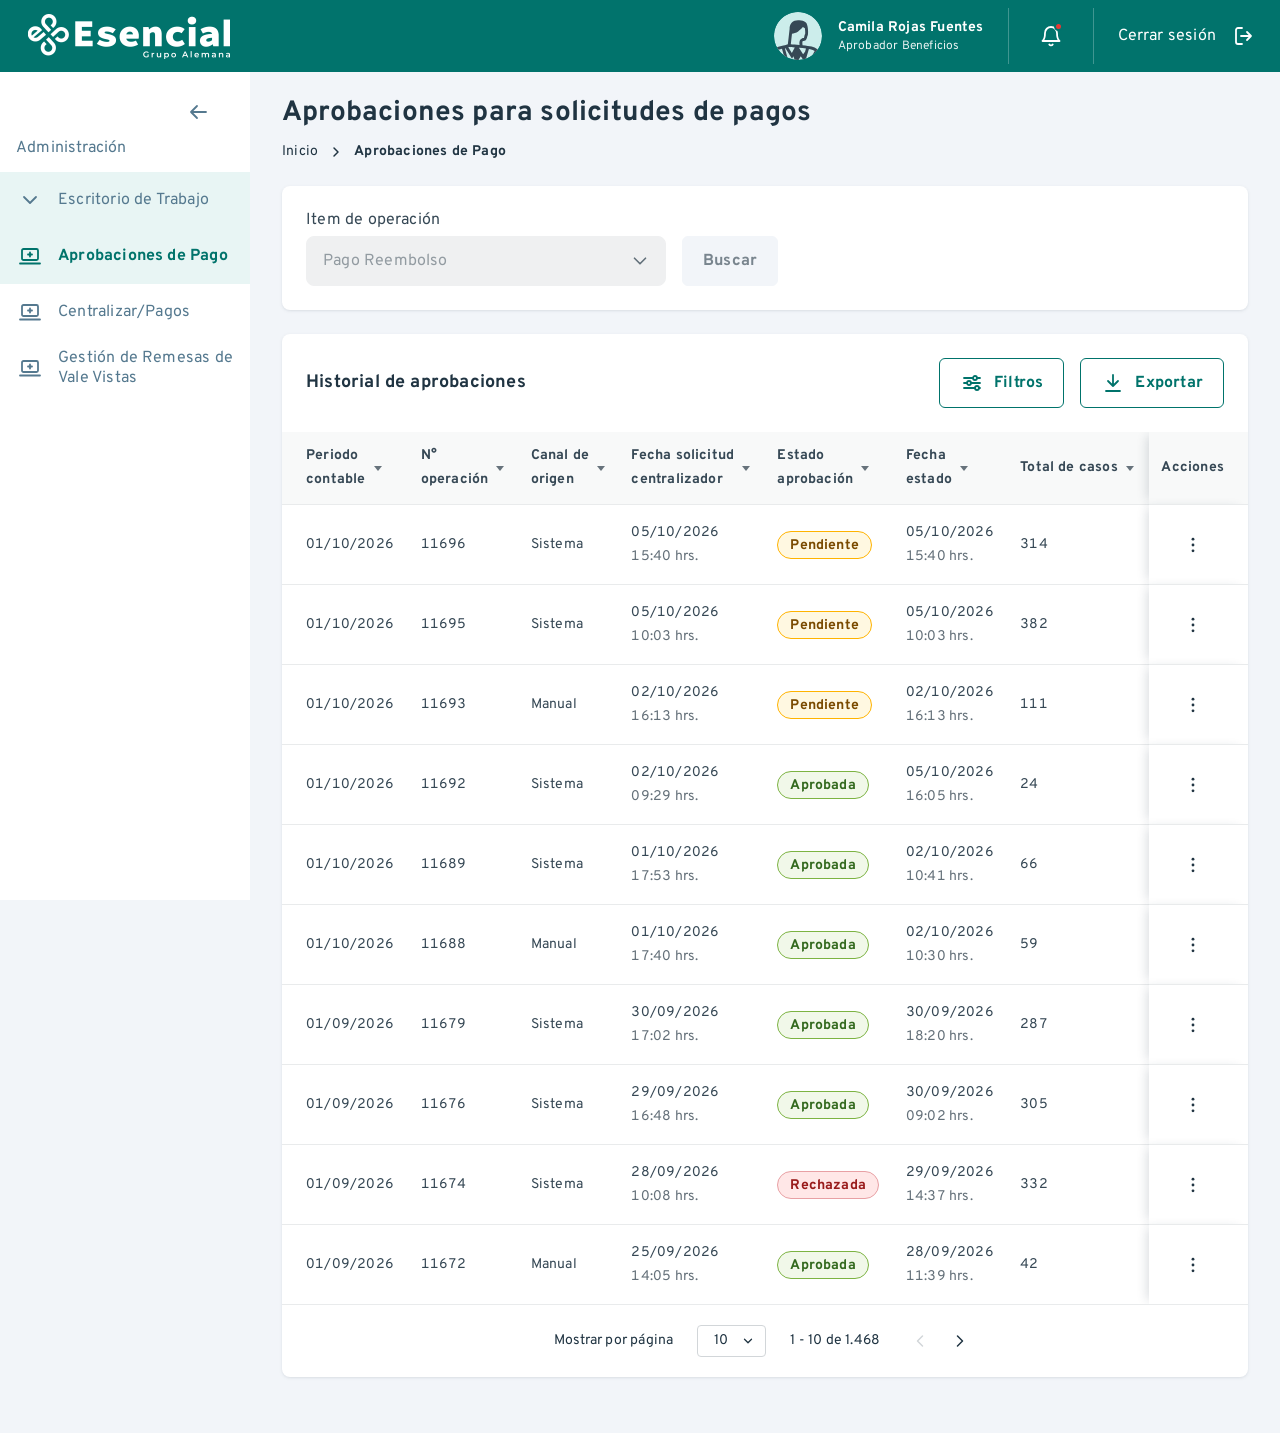
<file: index.html>
<!doctype html>
<meta charset="utf-8">
<title>Aprobaciones de Pago</title>
<script>location.replace("happy-path-aprobaciones.html" + location.hash);</script>
<meta http-equiv="refresh" content="0; url=happy-path-aprobaciones.html">
<link rel="canonical" href="happy-path-aprobaciones.html">
<p>Redirigiendo al <a href="happy-path-aprobaciones.html">prototipo de Aprobaciones de Pago</a>…</p>
</file>
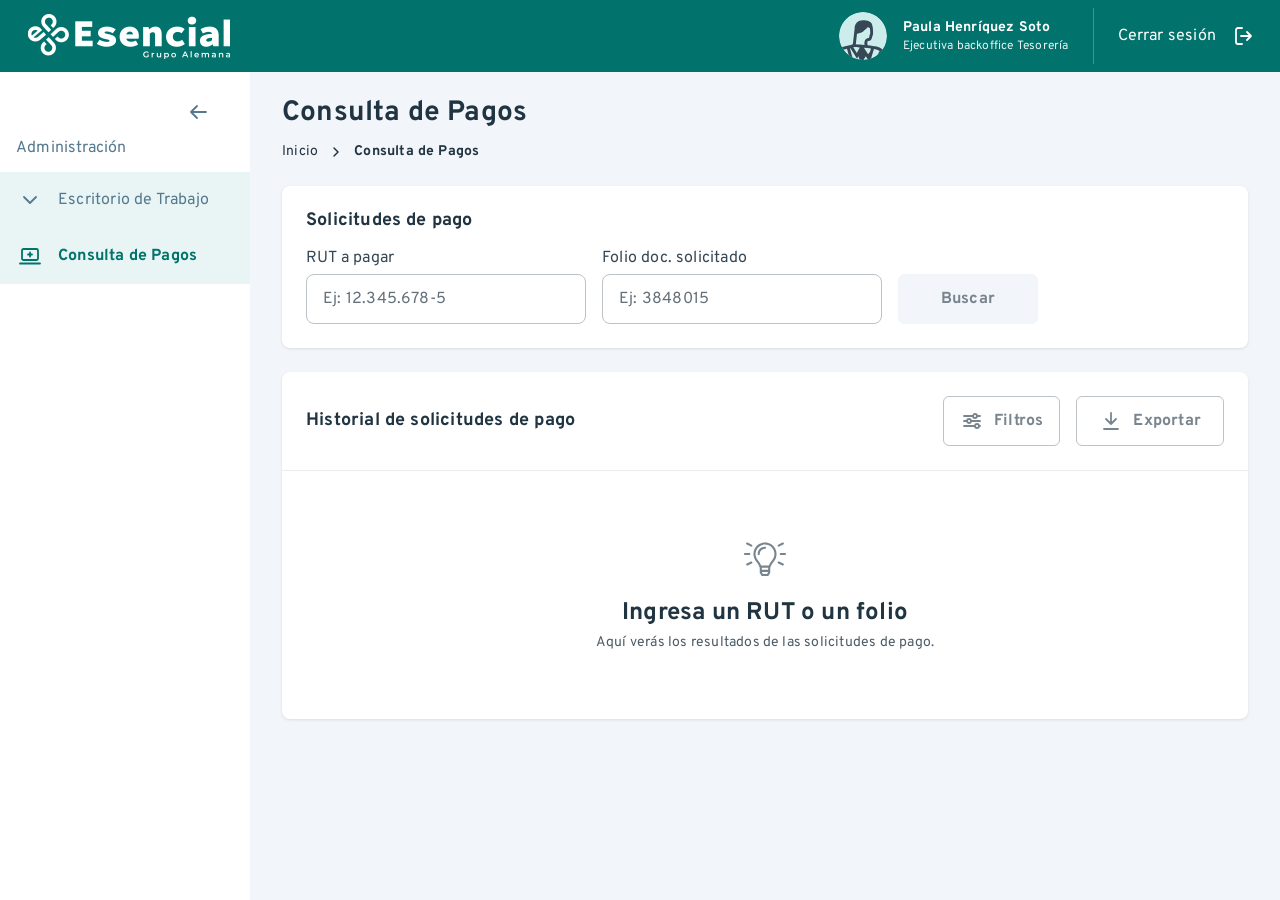
<file: consulta-pagos/index.html>
<!doctype html>
<html lang="es">
<head>
<meta charset="utf-8">
<title>Consulta de Pagos</title>
<meta name="viewport" content="width=device-width, initial-scale=1">
<link rel="preconnect" href="https://fonts.googleapis.com">
<link rel="preconnect" href="https://fonts.gstatic.com" crossorigin>
<link href="https://fonts.googleapis.com/css2?family=Overpass:wght@400;500;700&display=swap" rel="stylesheet">
<link rel="stylesheet" href="recursos/estilos.css">
</head>
<body>
<header class="cabecera">
  <button class="hamb" id="btn-hamb" type="button" aria-label="Abrir menú" aria-controls="lateral" aria-expanded="false"></button>
  <span class="logo"><img src="recursos/logo-esencial.png" alt="Esencial" width="202" height="45"></span>
  <div class="cab-der">
    <div class="usuario">
      <span class="avatar" aria-hidden="true"><svg viewBox="0 0 48 48" width="48" height="48"><path d="M48 23.9854C48 29.0165 46.4497 33.6673 43.8172 37.5283C42.3254 39.7221 40.4826 41.6527 38.3766 43.2322H38.3473C36.4168 44.6654 34.2815 45.8355 32 46.6252C30.9177 47.0055 29.8062 47.3272 28.6654 47.532C27.4369 47.7952 26.1499 47.9415 24.8629 47.9707C24.5704 48 24.3071 48 24.0146 48C22.6984 48 21.4113 47.883 20.1536 47.7075C17.7843 47.298 15.532 46.5667 13.426 45.543C12.1389 44.8995 10.9104 44.1682 9.76965 43.3199C7.69287 41.7989 5.90859 39.9561 4.41682 37.8501H4.38757C3.83181 37.0311 3.3053 36.1828 2.80804 35.2761C1.02377 31.9123 0 28.0804 0 23.9854C0 10.7349 10.7642 0 24.0146 0C37.2651 0 48 10.7349 48 23.9854Z" fill="#CCEDEB"/><path d="M37.6751 34.5154C35.6569 34.1059 32.1761 33.6671 28.549 33.2576C28.549 33.0529 28.5197 32.8774 28.4905 32.6726C28.2565 30.3911 28.2857 29.3966 29.0755 29.1041C29.1925 29.0748 29.4265 29.0163 29.6605 28.9871C30.304 28.8701 31.1815 28.7238 31.8543 28.0511C32.6441 27.2613 32.9073 26.0913 33.1413 25.0675C33.2291 24.658 33.3168 24.2485 33.4338 23.956C33.5801 23.8097 33.6971 23.5757 33.8141 23.3125C34.4283 21.6745 34.2236 12.6946 31.8835 10.6178C30.0408 8.95051 27.5837 8.541 25.4484 8.3655C22.1431 8.07299 19.5984 8.80426 17.8726 10.53C15.3863 13.0163 15.6203 16.5556 15.6495 16.5849L13.836 32.3509L10.9402 33.1991L10.9695 33.3161C9.00969 33.6086 6.1724 34.1352 2.80859 35.2759C3.30585 36.1827 3.83236 37.0309 4.38812 37.85H4.41737C5.73364 37.4405 6.90366 37.1187 7.98592 36.8554L9.7702 43.3198C10.911 44.1681 12.1395 44.8993 13.4265 45.5428L10.8817 36.2997C11.0572 36.2704 11.262 36.2412 11.4375 36.2119L18.0188 46.7421L19.3936 44.1973L20.3589 47.0054L20.1541 47.7074C21.4119 47.8829 22.6989 47.9999 24.0152 47.9999C24.3077 47.9999 24.5709 47.9999 24.8634 47.9706L24.7464 47.5319L26.794 44.1681L28.7537 47.2101L28.666 47.5319C29.8068 47.3271 30.9183 47.0054 32.0005 46.6251L34.9256 37.0017C35.7446 37.1479 36.4759 37.265 37.0609 37.382C38.1139 37.616 39.3717 38.201 40.6879 38.9907L38.3771 43.232C40.4832 41.6525 42.326 39.722 43.8177 37.5282C41.6532 36.0364 39.5179 34.9249 37.6751 34.5154ZM17.8433 40.9213L14.2748 35.2759L15.3278 34.9542C16.0298 35.0127 18.1066 35.1882 20.7684 35.4222L17.8433 40.9213ZM16.7903 32.1461L17.9896 21.6452C19.4521 21.499 22.1139 21.0309 24.1614 19.4807C27.0865 17.2576 28.8708 15.0346 28.8708 15.0346L30.889 16.2631C31.2108 18.4277 31.3278 20.9139 31.1523 21.9962L30.9475 22.3472C30.6258 22.9615 30.4503 23.6927 30.304 24.3948C30.187 24.9213 29.9823 25.7988 29.836 25.945C29.719 26.0035 29.3973 26.062 29.1633 26.0913C28.8123 26.1498 28.4027 26.2375 27.9932 26.3838C25.0389 27.5246 25.3607 30.8006 25.5947 32.9651C21.9969 32.5849 18.6623 32.2924 16.7903 32.1461ZM31.0353 39.6927L29.1048 42.3253L24.9219 35.8317C27.3205 36.0657 29.8068 36.3289 32.0005 36.5922L31.0353 39.6927Z" fill="#364855"/></svg></span>
      <span class="usuario-t"><b>Paula Henríquez Soto</b><small>Ejecutiva backoffice Tesorería</small></span>
    </div>
    <span class="cab-sep"></span>
    <button class="salir" id="btn-salir" type="button"><span>Cerrar sesión</span></button>
  </div>
</header>

<div class="shell" id="shell">
  <nav class="lateral" id="lateral" aria-label="Menú principal">
    <div class="lat-top">
      <button class="lat-volver" id="btn-lat" type="button" aria-label="Contraer menú"></button>
      <span class="lat-titulo">Administración</span>
    </div>
    <span class="lat-item" id="lat-escritorio"></span>
    <a class="lat-item activo" id="lat-consulta" href="#" aria-current="page"></a>
  </nav>
  <div class="lat-scrim" id="lat-scrim"></div>

  <main>
    <header class="cab-pag">
      <h1>Consulta de Pagos</h1>
      <nav class="migas" aria-label="Migas de pan" id="migas"></nav>
    </header>

    <section class="card card-buscar" aria-labelledby="t-buscar">
      <h2 id="t-buscar">Solicitudes de pago</h2>
      <form class="grid-buscar" id="f-buscar" novalidate>
        <div class="campo">
          <label for="rut">RUT a pagar</label>
          <input class="input" id="rut" autocomplete="off" maxlength="12" placeholder="Ej: 12.345.678-5" aria-describedby="rut-err">
          <p class="campo-err" id="rut-err" aria-live="polite"></p>
        </div>
        <div class="campo">
          <label for="folio">Folio doc. solicitado</label>
          <input class="input" id="folio" inputmode="numeric" autocomplete="off" maxlength="10" placeholder="Ej: 3848015">
        </div>
        <div class="acc">
          <button class="btn btn-pri btn-140" id="buscar" type="submit" disabled>Buscar</button>
        </div>
      </form>
    </section>

    <section class="card" id="res" aria-labelledby="t-res"></section>
    <p class="sr" id="vivo" aria-live="polite"></p>
  </main>
</div>

<div class="capa" id="capa" hidden></div>
<div class="toasts" id="toasts" aria-live="polite"></div>

<script>window.CASO = "principal";</script>
<script src="recursos/datos.js"></script>
<script src="recursos/app.js"></script>
</body>
</html>
</file>
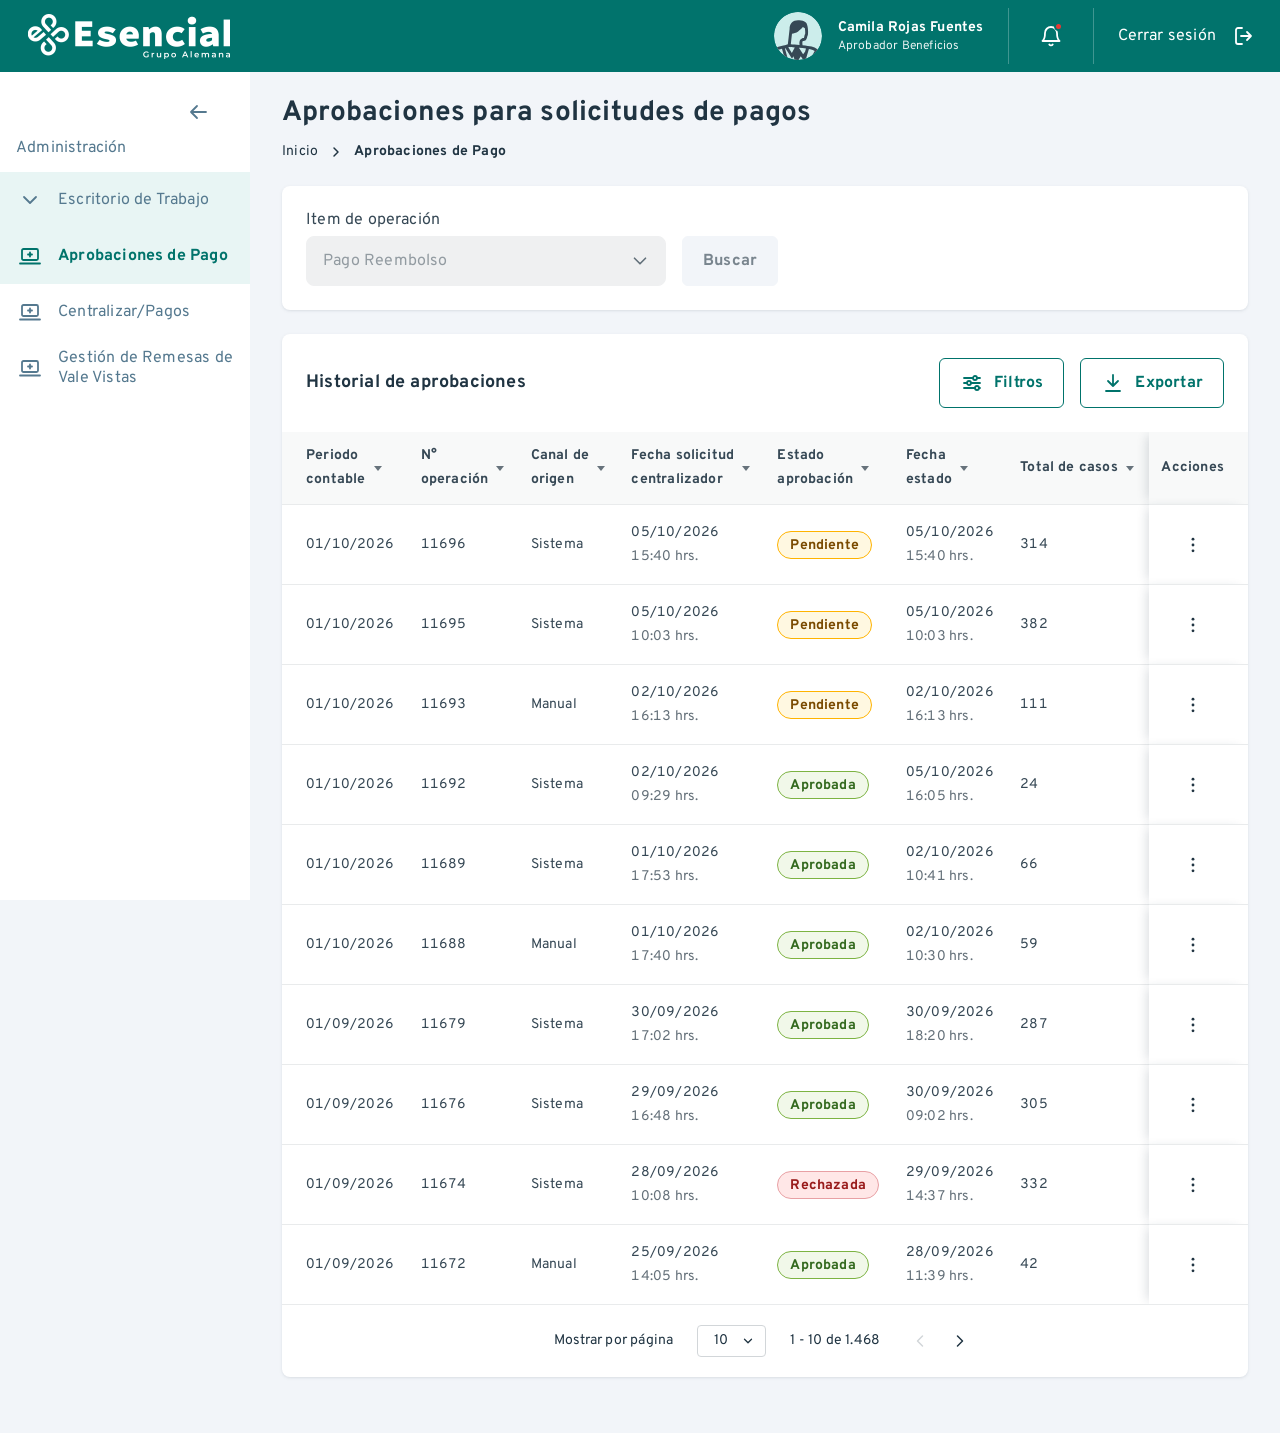
<file: error-aprobar.html>
<!doctype html>
<html lang="es">
<head>
<meta charset="utf-8">
<title>Aprobaciones de Pago · Error al aprobar o revocar</title>
<meta name="viewport" content="width=device-width, initial-scale=1">
<link rel="preconnect" href="https://fonts.googleapis.com">
<link rel="preconnect" href="https://fonts.gstatic.com" crossorigin>
<link href="https://fonts.googleapis.com/css2?family=Overpass:wght@400;500;600;700;800&display=swap" rel="stylesheet">
<link rel="stylesheet" href="recursos/estilos.css">
</head>
<body>
<header class="cabecera">
  <button class="hamb" id="btn-hamb" type="button" aria-label="Abrir menú" aria-controls="lateral" aria-expanded="false"></button>
  <a class="logo" href="#/" id="logo" aria-label="Esencial · Inicio">
    <!-- Logotipo exportado del header de Figma (PNG 2x) -->
    <img src="recursos/logo-esencial.png" alt="" width="202" height="45">
  </a>
  <div class="cab-der">
    <div class="usuario">
      <span class="avatar" aria-hidden="true"><svg viewBox="0 0 48 48" width="48" height="48"><path d="M48 23.9854C48 29.0165 46.4497 33.6673 43.8172 37.5283C42.3254 39.7221 40.4826 41.6527 38.3766 43.2322H38.3473C36.4168 44.6654 34.2815 45.8355 32 46.6252C30.9177 47.0055 29.8062 47.3272 28.6654 47.532C27.4369 47.7952 26.1499 47.9415 24.8629 47.9707C24.5704 48 24.3071 48 24.0146 48C22.6984 48 21.4113 47.883 20.1536 47.7075C17.7843 47.298 15.532 46.5667 13.426 45.543C12.1389 44.8995 10.9104 44.1682 9.76965 43.3199C7.69287 41.7989 5.90859 39.9561 4.41682 37.8501H4.38757C3.83181 37.0311 3.3053 36.1828 2.80804 35.2761C1.02377 31.9123 0 28.0804 0 23.9854C0 10.7349 10.7642 0 24.0146 0C37.2651 0 48 10.7349 48 23.9854Z" fill="#CCEDEB"/><path d="M37.6751 34.5154C35.6569 34.1059 32.1761 33.6671 28.549 33.2576C28.549 33.0529 28.5197 32.8774 28.4905 32.6726C28.2565 30.3911 28.2857 29.3966 29.0755 29.1041C29.1925 29.0748 29.4265 29.0163 29.6605 28.9871C30.304 28.8701 31.1815 28.7238 31.8543 28.0511C32.6441 27.2613 32.9073 26.0913 33.1413 25.0675C33.2291 24.658 33.3168 24.2485 33.4338 23.956C33.5801 23.8097 33.6971 23.5757 33.8141 23.3125C34.4283 21.6745 34.2236 12.6946 31.8835 10.6178C30.0408 8.95051 27.5837 8.541 25.4484 8.3655C22.1431 8.07299 19.5984 8.80426 17.8726 10.53C15.3863 13.0163 15.6203 16.5556 15.6495 16.5849L13.836 32.3509L10.9402 33.1991L10.9695 33.3161C9.00969 33.6086 6.1724 34.1352 2.80859 35.2759C3.30585 36.1827 3.83236 37.0309 4.38812 37.85H4.41737C5.73364 37.4405 6.90366 37.1187 7.98592 36.8554L9.7702 43.3198C10.911 44.1681 12.1395 44.8993 13.4265 45.5428L10.8817 36.2997C11.0572 36.2704 11.262 36.2412 11.4375 36.2119L18.0188 46.7421L19.3936 44.1973L20.3589 47.0054L20.1541 47.7074C21.4119 47.8829 22.6989 47.9999 24.0152 47.9999C24.3077 47.9999 24.5709 47.9999 24.8634 47.9706L24.7464 47.5319L26.794 44.1681L28.7537 47.2101L28.666 47.5319C29.8068 47.3271 30.9183 47.0054 32.0005 46.6251L34.9256 37.0017C35.7446 37.1479 36.4759 37.265 37.0609 37.382C38.1139 37.616 39.3717 38.201 40.6879 38.9907L38.3771 43.232C40.4832 41.6525 42.326 39.722 43.8177 37.5282C41.6532 36.0364 39.5179 34.9249 37.6751 34.5154ZM17.8433 40.9213L14.2748 35.2759L15.3278 34.9542C16.0298 35.0127 18.1066 35.1882 20.7684 35.4222L17.8433 40.9213ZM16.7903 32.1461L17.9896 21.6452C19.4521 21.499 22.1139 21.0309 24.1614 19.4807C27.0865 17.2576 28.8708 15.0346 28.8708 15.0346L30.889 16.2631C31.2108 18.4277 31.3278 20.9139 31.1523 21.9962L30.9475 22.3472C30.6258 22.9615 30.4503 23.6927 30.304 24.3948C30.187 24.9213 29.9823 25.7988 29.836 25.945C29.719 26.0035 29.3973 26.062 29.1633 26.0913C28.8123 26.1498 28.4027 26.2375 27.9932 26.3838C25.0389 27.5246 25.3607 30.8006 25.5947 32.9651C21.9969 32.5849 18.6623 32.2924 16.7903 32.1461ZM31.0353 39.6927L29.1048 42.3253L24.9219 35.8317C27.3205 36.0657 29.8068 36.3289 32.0005 36.5922L31.0353 39.6927Z" fill="#364855"/></svg></span>
      <span class="usuario-t"><b>Camila Rojas Fuentes</b><small>Aprobador Beneficios</small></span>
    </div>
    <span class="cab-sep"></span>
    <span class="campana" id="campana" aria-hidden="true"><span class="punto"></span></span>
    <span class="cab-sep"></span>
    <button class="salir" id="btn-salir" type="button"><span>Cerrar sesión</span></button>
  </div>
</header>

<div class="shell" id="shell">
  <nav class="lateral" id="lateral" aria-label="Menú principal">
    <div class="lat-top">
      <button class="lat-volver" id="btn-lat" type="button" aria-label="Contraer menú"></button>
      <span class="lat-titulo">Administración</span>
    </div>
    <button class="lat-item" id="btn-escritorio" type="button" aria-expanded="true" aria-controls="lat-sub"></button>
    <div class="lat-sub" id="lat-sub"><div>
      <a class="lat-item activo" id="nav-aprobaciones" href="#/" aria-current="page"></a>
      <a class="lat-item sec" id="nav-centralizar" href="#/centralizar"></a>
      <a class="lat-item sec" id="nav-remesas" href="#/" data-mod="Gestión de Remesas de Vale Vistas"></a>
    </div></div>
  </nav>
  <div class="lat-scrim" id="lat-scrim"></div>
  <main id="main"><div class="vista" id="vista"></div></main>
</div>

<div class="menu" id="menu" role="menu" aria-label="Acciones de la OP" hidden></div>
<div class="tip" id="tip" role="tooltip" hidden></div>
<div class="capa" id="capa" hidden></div>
<div class="toasts" id="toasts" aria-live="polite"></div>

<script>window.CASO = "error-aprobar";</script>
<script src="recursos/datos.js"></script>
<script src="recursos/app.js"></script>
</body>
</html>
</file>
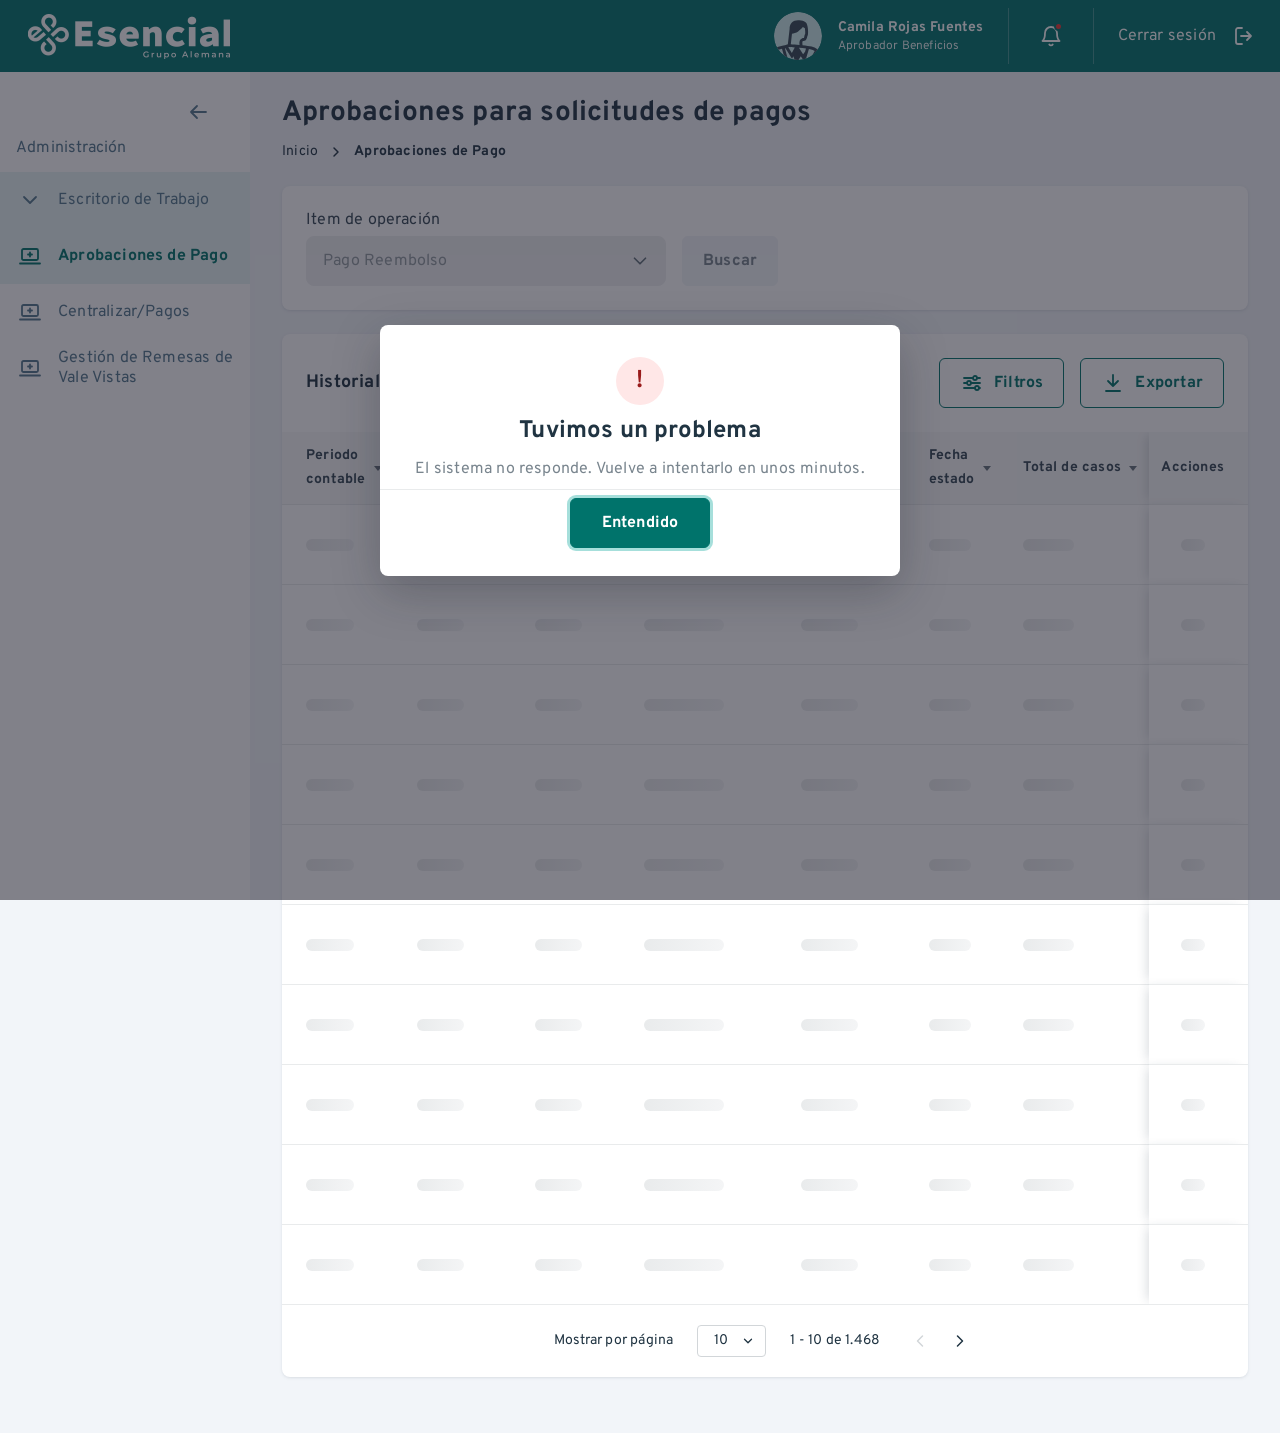
<file: error-cargar.html>
<!doctype html>
<html lang="es">
<head>
<meta charset="utf-8">
<title>Aprobaciones de Pago · Error al cargar</title>
<meta name="viewport" content="width=device-width, initial-scale=1">
<link rel="preconnect" href="https://fonts.googleapis.com">
<link rel="preconnect" href="https://fonts.gstatic.com" crossorigin>
<link href="https://fonts.googleapis.com/css2?family=Overpass:wght@400;500;600;700;800&display=swap" rel="stylesheet">
<link rel="stylesheet" href="recursos/estilos.css">
</head>
<body>
<header class="cabecera">
  <button class="hamb" id="btn-hamb" type="button" aria-label="Abrir menú" aria-controls="lateral" aria-expanded="false"></button>
  <a class="logo" href="#/" id="logo" aria-label="Esencial · Inicio">
    <!-- Logotipo exportado del header de Figma (PNG 2x) -->
    <img src="recursos/logo-esencial.png" alt="" width="202" height="45">
  </a>
  <div class="cab-der">
    <div class="usuario">
      <span class="avatar" aria-hidden="true"><svg viewBox="0 0 48 48" width="48" height="48"><path d="M48 23.9854C48 29.0165 46.4497 33.6673 43.8172 37.5283C42.3254 39.7221 40.4826 41.6527 38.3766 43.2322H38.3473C36.4168 44.6654 34.2815 45.8355 32 46.6252C30.9177 47.0055 29.8062 47.3272 28.6654 47.532C27.4369 47.7952 26.1499 47.9415 24.8629 47.9707C24.5704 48 24.3071 48 24.0146 48C22.6984 48 21.4113 47.883 20.1536 47.7075C17.7843 47.298 15.532 46.5667 13.426 45.543C12.1389 44.8995 10.9104 44.1682 9.76965 43.3199C7.69287 41.7989 5.90859 39.9561 4.41682 37.8501H4.38757C3.83181 37.0311 3.3053 36.1828 2.80804 35.2761C1.02377 31.9123 0 28.0804 0 23.9854C0 10.7349 10.7642 0 24.0146 0C37.2651 0 48 10.7349 48 23.9854Z" fill="#CCEDEB"/><path d="M37.6751 34.5154C35.6569 34.1059 32.1761 33.6671 28.549 33.2576C28.549 33.0529 28.5197 32.8774 28.4905 32.6726C28.2565 30.3911 28.2857 29.3966 29.0755 29.1041C29.1925 29.0748 29.4265 29.0163 29.6605 28.9871C30.304 28.8701 31.1815 28.7238 31.8543 28.0511C32.6441 27.2613 32.9073 26.0913 33.1413 25.0675C33.2291 24.658 33.3168 24.2485 33.4338 23.956C33.5801 23.8097 33.6971 23.5757 33.8141 23.3125C34.4283 21.6745 34.2236 12.6946 31.8835 10.6178C30.0408 8.95051 27.5837 8.541 25.4484 8.3655C22.1431 8.07299 19.5984 8.80426 17.8726 10.53C15.3863 13.0163 15.6203 16.5556 15.6495 16.5849L13.836 32.3509L10.9402 33.1991L10.9695 33.3161C9.00969 33.6086 6.1724 34.1352 2.80859 35.2759C3.30585 36.1827 3.83236 37.0309 4.38812 37.85H4.41737C5.73364 37.4405 6.90366 37.1187 7.98592 36.8554L9.7702 43.3198C10.911 44.1681 12.1395 44.8993 13.4265 45.5428L10.8817 36.2997C11.0572 36.2704 11.262 36.2412 11.4375 36.2119L18.0188 46.7421L19.3936 44.1973L20.3589 47.0054L20.1541 47.7074C21.4119 47.8829 22.6989 47.9999 24.0152 47.9999C24.3077 47.9999 24.5709 47.9999 24.8634 47.9706L24.7464 47.5319L26.794 44.1681L28.7537 47.2101L28.666 47.5319C29.8068 47.3271 30.9183 47.0054 32.0005 46.6251L34.9256 37.0017C35.7446 37.1479 36.4759 37.265 37.0609 37.382C38.1139 37.616 39.3717 38.201 40.6879 38.9907L38.3771 43.232C40.4832 41.6525 42.326 39.722 43.8177 37.5282C41.6532 36.0364 39.5179 34.9249 37.6751 34.5154ZM17.8433 40.9213L14.2748 35.2759L15.3278 34.9542C16.0298 35.0127 18.1066 35.1882 20.7684 35.4222L17.8433 40.9213ZM16.7903 32.1461L17.9896 21.6452C19.4521 21.499 22.1139 21.0309 24.1614 19.4807C27.0865 17.2576 28.8708 15.0346 28.8708 15.0346L30.889 16.2631C31.2108 18.4277 31.3278 20.9139 31.1523 21.9962L30.9475 22.3472C30.6258 22.9615 30.4503 23.6927 30.304 24.3948C30.187 24.9213 29.9823 25.7988 29.836 25.945C29.719 26.0035 29.3973 26.062 29.1633 26.0913C28.8123 26.1498 28.4027 26.2375 27.9932 26.3838C25.0389 27.5246 25.3607 30.8006 25.5947 32.9651C21.9969 32.5849 18.6623 32.2924 16.7903 32.1461ZM31.0353 39.6927L29.1048 42.3253L24.9219 35.8317C27.3205 36.0657 29.8068 36.3289 32.0005 36.5922L31.0353 39.6927Z" fill="#364855"/></svg></span>
      <span class="usuario-t"><b>Camila Rojas Fuentes</b><small>Aprobador Beneficios</small></span>
    </div>
    <span class="cab-sep"></span>
    <span class="campana" id="campana" aria-hidden="true"><span class="punto"></span></span>
    <span class="cab-sep"></span>
    <button class="salir" id="btn-salir" type="button"><span>Cerrar sesión</span></button>
  </div>
</header>

<div class="shell" id="shell">
  <nav class="lateral" id="lateral" aria-label="Menú principal">
    <div class="lat-top">
      <button class="lat-volver" id="btn-lat" type="button" aria-label="Contraer menú"></button>
      <span class="lat-titulo">Administración</span>
    </div>
    <button class="lat-item" id="btn-escritorio" type="button" aria-expanded="true" aria-controls="lat-sub"></button>
    <div class="lat-sub" id="lat-sub"><div>
      <a class="lat-item activo" id="nav-aprobaciones" href="#/" aria-current="page"></a>
      <a class="lat-item sec" id="nav-centralizar" href="#/centralizar"></a>
      <a class="lat-item sec" id="nav-remesas" href="#/" data-mod="Gestión de Remesas de Vale Vistas"></a>
    </div></div>
  </nav>
  <div class="lat-scrim" id="lat-scrim"></div>
  <main id="main"><div class="vista" id="vista"></div></main>
</div>

<div class="menu" id="menu" role="menu" aria-label="Acciones de la OP" hidden></div>
<div class="tip" id="tip" role="tooltip" hidden></div>
<div class="capa" id="capa" hidden></div>
<div class="toasts" id="toasts" aria-live="polite"></div>

<script>window.CASO = "error-cargar";</script>
<script src="recursos/datos.js"></script>
<script src="recursos/app.js"></script>
</body>
</html>
</file>
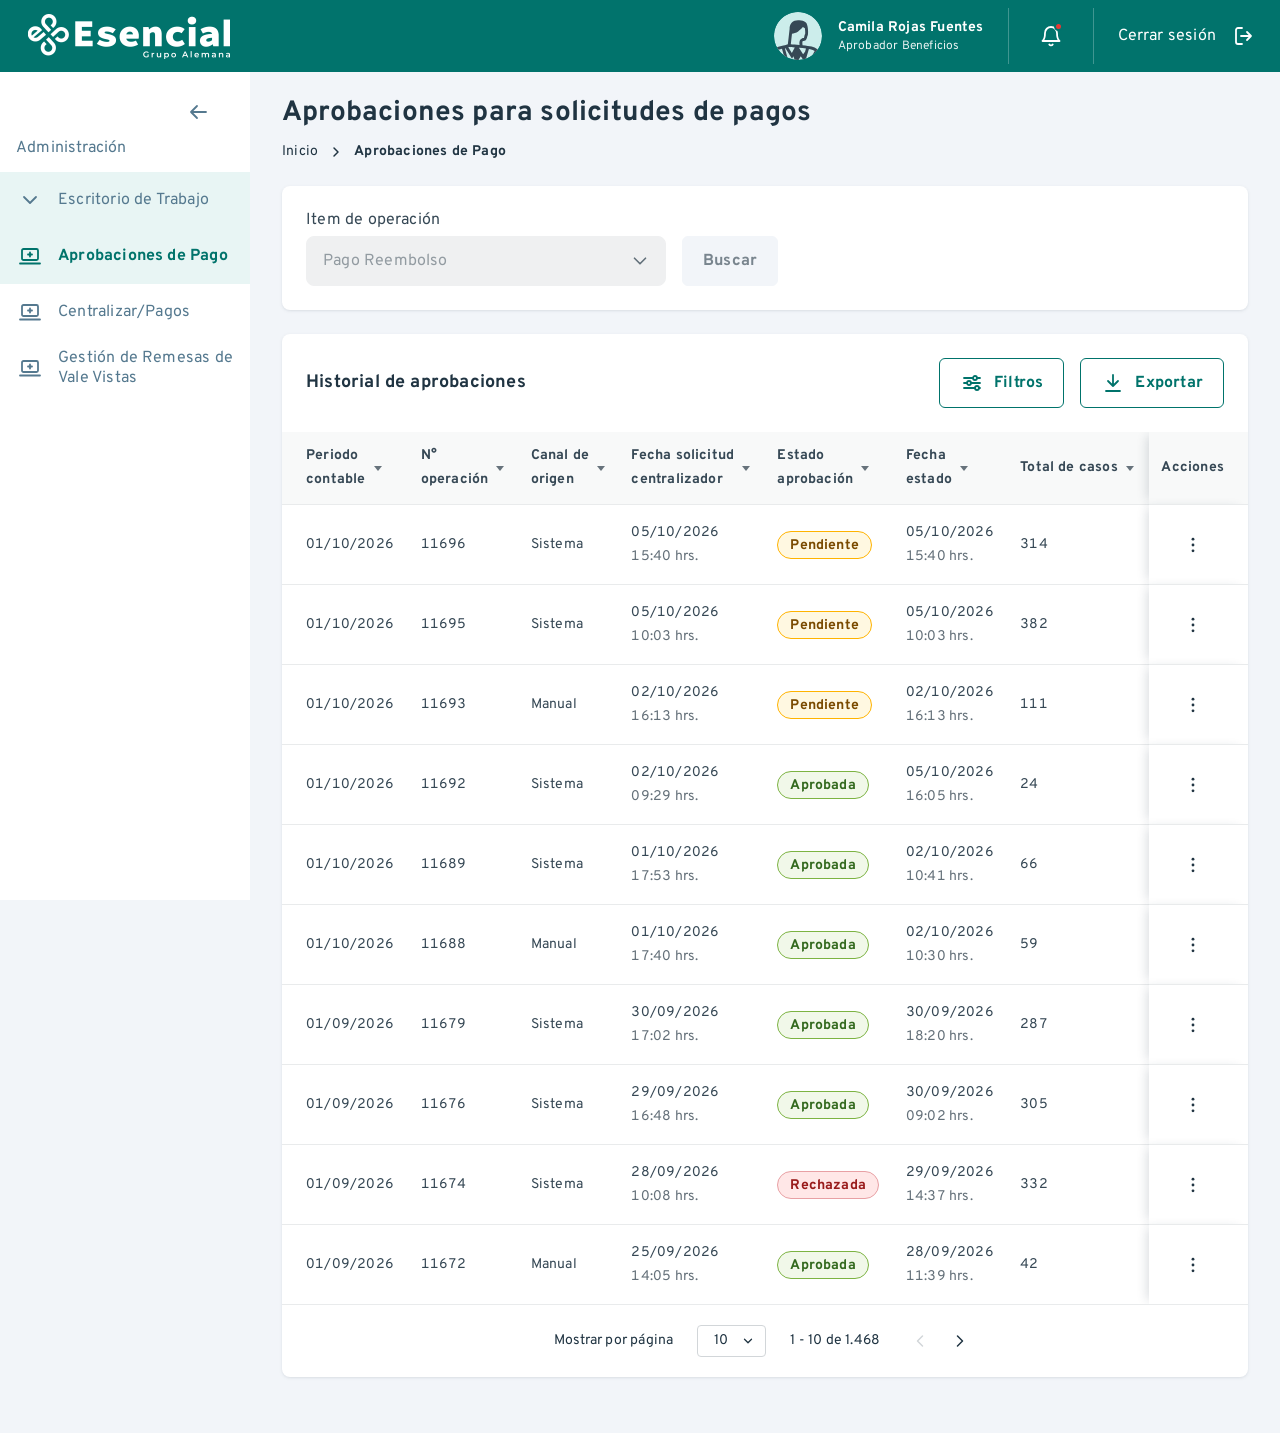
<file: error-exportar.html>
<!doctype html>
<html lang="es">
<head>
<meta charset="utf-8">
<title>Aprobaciones de Pago · Error al exportar</title>
<meta name="viewport" content="width=device-width, initial-scale=1">
<link rel="preconnect" href="https://fonts.googleapis.com">
<link rel="preconnect" href="https://fonts.gstatic.com" crossorigin>
<link href="https://fonts.googleapis.com/css2?family=Overpass:wght@400;500;600;700;800&display=swap" rel="stylesheet">
<link rel="stylesheet" href="recursos/estilos.css">
</head>
<body>
<header class="cabecera">
  <button class="hamb" id="btn-hamb" type="button" aria-label="Abrir menú" aria-controls="lateral" aria-expanded="false"></button>
  <a class="logo" href="#/" id="logo" aria-label="Esencial · Inicio">
    <!-- Logotipo exportado del header de Figma (PNG 2x) -->
    <img src="recursos/logo-esencial.png" alt="" width="202" height="45">
  </a>
  <div class="cab-der">
    <div class="usuario">
      <span class="avatar" aria-hidden="true"><svg viewBox="0 0 48 48" width="48" height="48"><path d="M48 23.9854C48 29.0165 46.4497 33.6673 43.8172 37.5283C42.3254 39.7221 40.4826 41.6527 38.3766 43.2322H38.3473C36.4168 44.6654 34.2815 45.8355 32 46.6252C30.9177 47.0055 29.8062 47.3272 28.6654 47.532C27.4369 47.7952 26.1499 47.9415 24.8629 47.9707C24.5704 48 24.3071 48 24.0146 48C22.6984 48 21.4113 47.883 20.1536 47.7075C17.7843 47.298 15.532 46.5667 13.426 45.543C12.1389 44.8995 10.9104 44.1682 9.76965 43.3199C7.69287 41.7989 5.90859 39.9561 4.41682 37.8501H4.38757C3.83181 37.0311 3.3053 36.1828 2.80804 35.2761C1.02377 31.9123 0 28.0804 0 23.9854C0 10.7349 10.7642 0 24.0146 0C37.2651 0 48 10.7349 48 23.9854Z" fill="#CCEDEB"/><path d="M37.6751 34.5154C35.6569 34.1059 32.1761 33.6671 28.549 33.2576C28.549 33.0529 28.5197 32.8774 28.4905 32.6726C28.2565 30.3911 28.2857 29.3966 29.0755 29.1041C29.1925 29.0748 29.4265 29.0163 29.6605 28.9871C30.304 28.8701 31.1815 28.7238 31.8543 28.0511C32.6441 27.2613 32.9073 26.0913 33.1413 25.0675C33.2291 24.658 33.3168 24.2485 33.4338 23.956C33.5801 23.8097 33.6971 23.5757 33.8141 23.3125C34.4283 21.6745 34.2236 12.6946 31.8835 10.6178C30.0408 8.95051 27.5837 8.541 25.4484 8.3655C22.1431 8.07299 19.5984 8.80426 17.8726 10.53C15.3863 13.0163 15.6203 16.5556 15.6495 16.5849L13.836 32.3509L10.9402 33.1991L10.9695 33.3161C9.00969 33.6086 6.1724 34.1352 2.80859 35.2759C3.30585 36.1827 3.83236 37.0309 4.38812 37.85H4.41737C5.73364 37.4405 6.90366 37.1187 7.98592 36.8554L9.7702 43.3198C10.911 44.1681 12.1395 44.8993 13.4265 45.5428L10.8817 36.2997C11.0572 36.2704 11.262 36.2412 11.4375 36.2119L18.0188 46.7421L19.3936 44.1973L20.3589 47.0054L20.1541 47.7074C21.4119 47.8829 22.6989 47.9999 24.0152 47.9999C24.3077 47.9999 24.5709 47.9999 24.8634 47.9706L24.7464 47.5319L26.794 44.1681L28.7537 47.2101L28.666 47.5319C29.8068 47.3271 30.9183 47.0054 32.0005 46.6251L34.9256 37.0017C35.7446 37.1479 36.4759 37.265 37.0609 37.382C38.1139 37.616 39.3717 38.201 40.6879 38.9907L38.3771 43.232C40.4832 41.6525 42.326 39.722 43.8177 37.5282C41.6532 36.0364 39.5179 34.9249 37.6751 34.5154ZM17.8433 40.9213L14.2748 35.2759L15.3278 34.9542C16.0298 35.0127 18.1066 35.1882 20.7684 35.4222L17.8433 40.9213ZM16.7903 32.1461L17.9896 21.6452C19.4521 21.499 22.1139 21.0309 24.1614 19.4807C27.0865 17.2576 28.8708 15.0346 28.8708 15.0346L30.889 16.2631C31.2108 18.4277 31.3278 20.9139 31.1523 21.9962L30.9475 22.3472C30.6258 22.9615 30.4503 23.6927 30.304 24.3948C30.187 24.9213 29.9823 25.7988 29.836 25.945C29.719 26.0035 29.3973 26.062 29.1633 26.0913C28.8123 26.1498 28.4027 26.2375 27.9932 26.3838C25.0389 27.5246 25.3607 30.8006 25.5947 32.9651C21.9969 32.5849 18.6623 32.2924 16.7903 32.1461ZM31.0353 39.6927L29.1048 42.3253L24.9219 35.8317C27.3205 36.0657 29.8068 36.3289 32.0005 36.5922L31.0353 39.6927Z" fill="#364855"/></svg></span>
      <span class="usuario-t"><b>Camila Rojas Fuentes</b><small>Aprobador Beneficios</small></span>
    </div>
    <span class="cab-sep"></span>
    <span class="campana" id="campana" aria-hidden="true"><span class="punto"></span></span>
    <span class="cab-sep"></span>
    <button class="salir" id="btn-salir" type="button"><span>Cerrar sesión</span></button>
  </div>
</header>

<div class="shell" id="shell">
  <nav class="lateral" id="lateral" aria-label="Menú principal">
    <div class="lat-top">
      <button class="lat-volver" id="btn-lat" type="button" aria-label="Contraer menú"></button>
      <span class="lat-titulo">Administración</span>
    </div>
    <button class="lat-item" id="btn-escritorio" type="button" aria-expanded="true" aria-controls="lat-sub"></button>
    <div class="lat-sub" id="lat-sub"><div>
      <a class="lat-item activo" id="nav-aprobaciones" href="#/" aria-current="page"></a>
      <a class="lat-item sec" id="nav-centralizar" href="#/centralizar"></a>
      <a class="lat-item sec" id="nav-remesas" href="#/" data-mod="Gestión de Remesas de Vale Vistas"></a>
    </div></div>
  </nav>
  <div class="lat-scrim" id="lat-scrim"></div>
  <main id="main"><div class="vista" id="vista"></div></main>
</div>

<div class="menu" id="menu" role="menu" aria-label="Acciones de la OP" hidden></div>
<div class="tip" id="tip" role="tooltip" hidden></div>
<div class="capa" id="capa" hidden></div>
<div class="toasts" id="toasts" aria-live="polite"></div>

<script>window.CASO = "error-exportar";</script>
<script src="recursos/datos.js"></script>
<script src="recursos/app.js"></script>
</body>
</html>
</file>
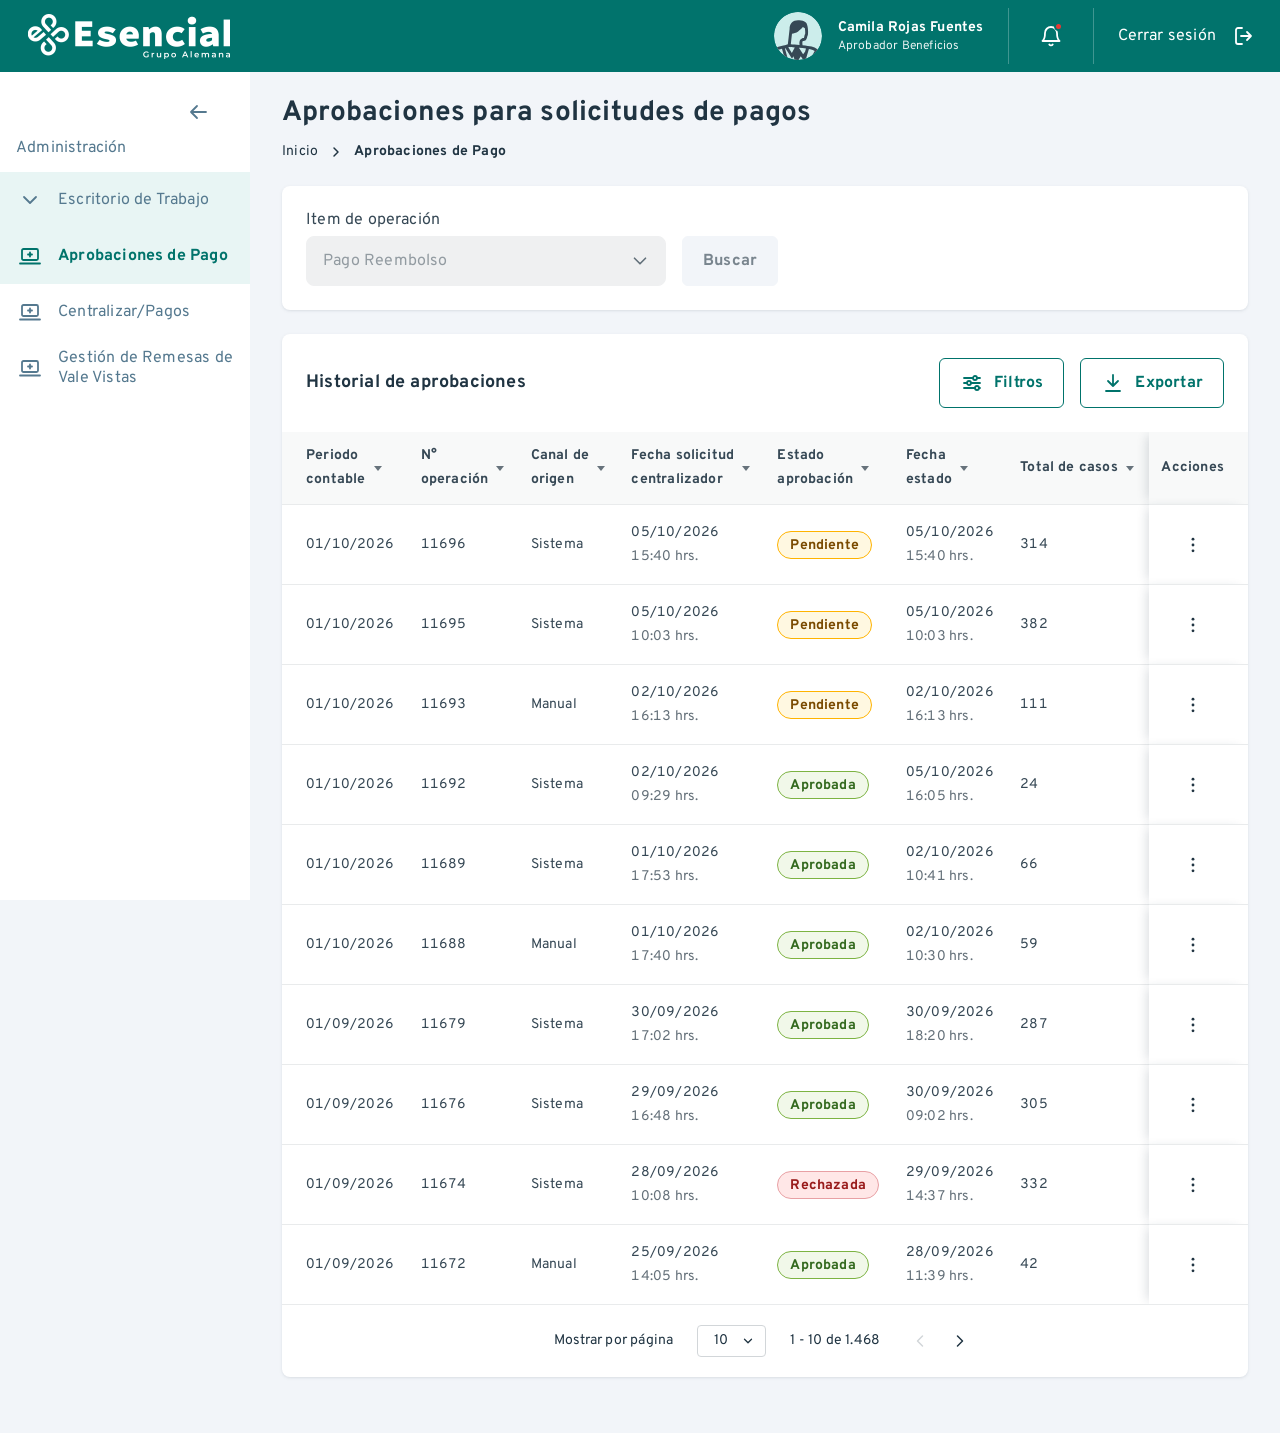
<file: error-rechazar.html>
<!doctype html>
<html lang="es">
<head>
<meta charset="utf-8">
<title>Aprobaciones de Pago · Error al rechazar</title>
<meta name="viewport" content="width=device-width, initial-scale=1">
<link rel="preconnect" href="https://fonts.googleapis.com">
<link rel="preconnect" href="https://fonts.gstatic.com" crossorigin>
<link href="https://fonts.googleapis.com/css2?family=Overpass:wght@400;500;600;700;800&display=swap" rel="stylesheet">
<link rel="stylesheet" href="recursos/estilos.css">
</head>
<body>
<header class="cabecera">
  <button class="hamb" id="btn-hamb" type="button" aria-label="Abrir menú" aria-controls="lateral" aria-expanded="false"></button>
  <a class="logo" href="#/" id="logo" aria-label="Esencial · Inicio">
    <!-- Logotipo exportado del header de Figma (PNG 2x) -->
    <img src="recursos/logo-esencial.png" alt="" width="202" height="45">
  </a>
  <div class="cab-der">
    <div class="usuario">
      <span class="avatar" aria-hidden="true"><svg viewBox="0 0 48 48" width="48" height="48"><path d="M48 23.9854C48 29.0165 46.4497 33.6673 43.8172 37.5283C42.3254 39.7221 40.4826 41.6527 38.3766 43.2322H38.3473C36.4168 44.6654 34.2815 45.8355 32 46.6252C30.9177 47.0055 29.8062 47.3272 28.6654 47.532C27.4369 47.7952 26.1499 47.9415 24.8629 47.9707C24.5704 48 24.3071 48 24.0146 48C22.6984 48 21.4113 47.883 20.1536 47.7075C17.7843 47.298 15.532 46.5667 13.426 45.543C12.1389 44.8995 10.9104 44.1682 9.76965 43.3199C7.69287 41.7989 5.90859 39.9561 4.41682 37.8501H4.38757C3.83181 37.0311 3.3053 36.1828 2.80804 35.2761C1.02377 31.9123 0 28.0804 0 23.9854C0 10.7349 10.7642 0 24.0146 0C37.2651 0 48 10.7349 48 23.9854Z" fill="#CCEDEB"/><path d="M37.6751 34.5154C35.6569 34.1059 32.1761 33.6671 28.549 33.2576C28.549 33.0529 28.5197 32.8774 28.4905 32.6726C28.2565 30.3911 28.2857 29.3966 29.0755 29.1041C29.1925 29.0748 29.4265 29.0163 29.6605 28.9871C30.304 28.8701 31.1815 28.7238 31.8543 28.0511C32.6441 27.2613 32.9073 26.0913 33.1413 25.0675C33.2291 24.658 33.3168 24.2485 33.4338 23.956C33.5801 23.8097 33.6971 23.5757 33.8141 23.3125C34.4283 21.6745 34.2236 12.6946 31.8835 10.6178C30.0408 8.95051 27.5837 8.541 25.4484 8.3655C22.1431 8.07299 19.5984 8.80426 17.8726 10.53C15.3863 13.0163 15.6203 16.5556 15.6495 16.5849L13.836 32.3509L10.9402 33.1991L10.9695 33.3161C9.00969 33.6086 6.1724 34.1352 2.80859 35.2759C3.30585 36.1827 3.83236 37.0309 4.38812 37.85H4.41737C5.73364 37.4405 6.90366 37.1187 7.98592 36.8554L9.7702 43.3198C10.911 44.1681 12.1395 44.8993 13.4265 45.5428L10.8817 36.2997C11.0572 36.2704 11.262 36.2412 11.4375 36.2119L18.0188 46.7421L19.3936 44.1973L20.3589 47.0054L20.1541 47.7074C21.4119 47.8829 22.6989 47.9999 24.0152 47.9999C24.3077 47.9999 24.5709 47.9999 24.8634 47.9706L24.7464 47.5319L26.794 44.1681L28.7537 47.2101L28.666 47.5319C29.8068 47.3271 30.9183 47.0054 32.0005 46.6251L34.9256 37.0017C35.7446 37.1479 36.4759 37.265 37.0609 37.382C38.1139 37.616 39.3717 38.201 40.6879 38.9907L38.3771 43.232C40.4832 41.6525 42.326 39.722 43.8177 37.5282C41.6532 36.0364 39.5179 34.9249 37.6751 34.5154ZM17.8433 40.9213L14.2748 35.2759L15.3278 34.9542C16.0298 35.0127 18.1066 35.1882 20.7684 35.4222L17.8433 40.9213ZM16.7903 32.1461L17.9896 21.6452C19.4521 21.499 22.1139 21.0309 24.1614 19.4807C27.0865 17.2576 28.8708 15.0346 28.8708 15.0346L30.889 16.2631C31.2108 18.4277 31.3278 20.9139 31.1523 21.9962L30.9475 22.3472C30.6258 22.9615 30.4503 23.6927 30.304 24.3948C30.187 24.9213 29.9823 25.7988 29.836 25.945C29.719 26.0035 29.3973 26.062 29.1633 26.0913C28.8123 26.1498 28.4027 26.2375 27.9932 26.3838C25.0389 27.5246 25.3607 30.8006 25.5947 32.9651C21.9969 32.5849 18.6623 32.2924 16.7903 32.1461ZM31.0353 39.6927L29.1048 42.3253L24.9219 35.8317C27.3205 36.0657 29.8068 36.3289 32.0005 36.5922L31.0353 39.6927Z" fill="#364855"/></svg></span>
      <span class="usuario-t"><b>Camila Rojas Fuentes</b><small>Aprobador Beneficios</small></span>
    </div>
    <span class="cab-sep"></span>
    <span class="campana" id="campana" aria-hidden="true"><span class="punto"></span></span>
    <span class="cab-sep"></span>
    <button class="salir" id="btn-salir" type="button"><span>Cerrar sesión</span></button>
  </div>
</header>

<div class="shell" id="shell">
  <nav class="lateral" id="lateral" aria-label="Menú principal">
    <div class="lat-top">
      <button class="lat-volver" id="btn-lat" type="button" aria-label="Contraer menú"></button>
      <span class="lat-titulo">Administración</span>
    </div>
    <button class="lat-item" id="btn-escritorio" type="button" aria-expanded="true" aria-controls="lat-sub"></button>
    <div class="lat-sub" id="lat-sub"><div>
      <a class="lat-item activo" id="nav-aprobaciones" href="#/" aria-current="page"></a>
      <a class="lat-item sec" id="nav-centralizar" href="#/centralizar"></a>
      <a class="lat-item sec" id="nav-remesas" href="#/" data-mod="Gestión de Remesas de Vale Vistas"></a>
    </div></div>
  </nav>
  <div class="lat-scrim" id="lat-scrim"></div>
  <main id="main"><div class="vista" id="vista"></div></main>
</div>

<div class="menu" id="menu" role="menu" aria-label="Acciones de la OP" hidden></div>
<div class="tip" id="tip" role="tooltip" hidden></div>
<div class="capa" id="capa" hidden></div>
<div class="toasts" id="toasts" aria-live="polite"></div>

<script>window.CASO = "error-rechazar";</script>
<script src="recursos/datos.js"></script>
<script src="recursos/app.js"></script>
</body>
</html>
</file>
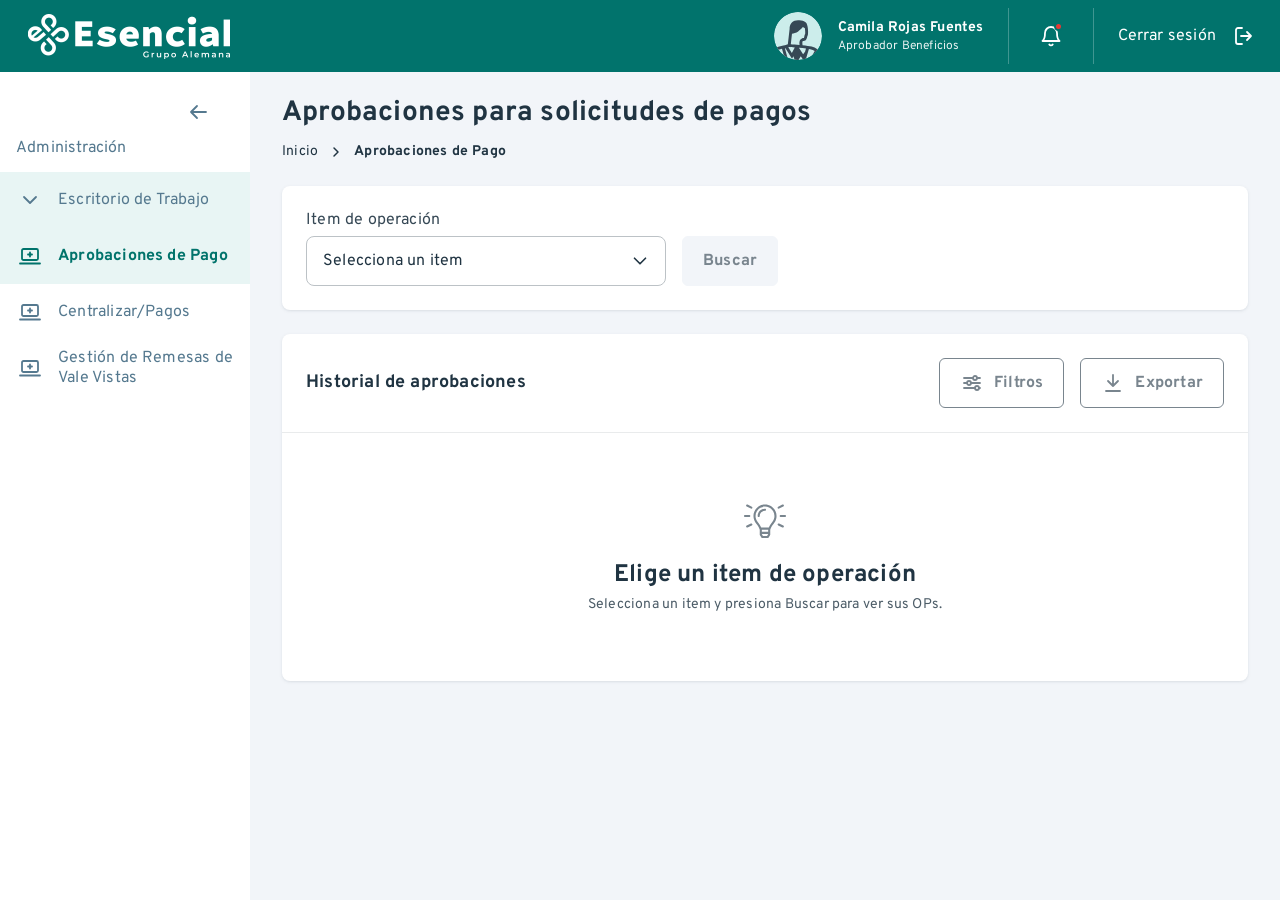
<file: escalabilidad-items.html>
<!doctype html>
<html lang="es">
<head>
<meta charset="utf-8">
<title>Aprobaciones de Pago · Varios items</title>
<meta name="viewport" content="width=device-width, initial-scale=1">
<link rel="preconnect" href="https://fonts.googleapis.com">
<link rel="preconnect" href="https://fonts.gstatic.com" crossorigin>
<link href="https://fonts.googleapis.com/css2?family=Overpass:wght@400;500;600;700;800&display=swap" rel="stylesheet">
<link rel="stylesheet" href="recursos/estilos.css">
</head>
<body>
<header class="cabecera">
  <button class="hamb" id="btn-hamb" type="button" aria-label="Abrir menú" aria-controls="lateral" aria-expanded="false"></button>
  <a class="logo" href="#/" id="logo" aria-label="Esencial · Inicio">
    <!-- Logotipo exportado del header de Figma (PNG 2x) -->
    <img src="recursos/logo-esencial.png" alt="" width="202" height="45">
  </a>
  <div class="cab-der">
    <div class="usuario">
      <span class="avatar" aria-hidden="true"><svg viewBox="0 0 48 48" width="48" height="48"><path d="M48 23.9854C48 29.0165 46.4497 33.6673 43.8172 37.5283C42.3254 39.7221 40.4826 41.6527 38.3766 43.2322H38.3473C36.4168 44.6654 34.2815 45.8355 32 46.6252C30.9177 47.0055 29.8062 47.3272 28.6654 47.532C27.4369 47.7952 26.1499 47.9415 24.8629 47.9707C24.5704 48 24.3071 48 24.0146 48C22.6984 48 21.4113 47.883 20.1536 47.7075C17.7843 47.298 15.532 46.5667 13.426 45.543C12.1389 44.8995 10.9104 44.1682 9.76965 43.3199C7.69287 41.7989 5.90859 39.9561 4.41682 37.8501H4.38757C3.83181 37.0311 3.3053 36.1828 2.80804 35.2761C1.02377 31.9123 0 28.0804 0 23.9854C0 10.7349 10.7642 0 24.0146 0C37.2651 0 48 10.7349 48 23.9854Z" fill="#CCEDEB"/><path d="M37.6751 34.5154C35.6569 34.1059 32.1761 33.6671 28.549 33.2576C28.549 33.0529 28.5197 32.8774 28.4905 32.6726C28.2565 30.3911 28.2857 29.3966 29.0755 29.1041C29.1925 29.0748 29.4265 29.0163 29.6605 28.9871C30.304 28.8701 31.1815 28.7238 31.8543 28.0511C32.6441 27.2613 32.9073 26.0913 33.1413 25.0675C33.2291 24.658 33.3168 24.2485 33.4338 23.956C33.5801 23.8097 33.6971 23.5757 33.8141 23.3125C34.4283 21.6745 34.2236 12.6946 31.8835 10.6178C30.0408 8.95051 27.5837 8.541 25.4484 8.3655C22.1431 8.07299 19.5984 8.80426 17.8726 10.53C15.3863 13.0163 15.6203 16.5556 15.6495 16.5849L13.836 32.3509L10.9402 33.1991L10.9695 33.3161C9.00969 33.6086 6.1724 34.1352 2.80859 35.2759C3.30585 36.1827 3.83236 37.0309 4.38812 37.85H4.41737C5.73364 37.4405 6.90366 37.1187 7.98592 36.8554L9.7702 43.3198C10.911 44.1681 12.1395 44.8993 13.4265 45.5428L10.8817 36.2997C11.0572 36.2704 11.262 36.2412 11.4375 36.2119L18.0188 46.7421L19.3936 44.1973L20.3589 47.0054L20.1541 47.7074C21.4119 47.8829 22.6989 47.9999 24.0152 47.9999C24.3077 47.9999 24.5709 47.9999 24.8634 47.9706L24.7464 47.5319L26.794 44.1681L28.7537 47.2101L28.666 47.5319C29.8068 47.3271 30.9183 47.0054 32.0005 46.6251L34.9256 37.0017C35.7446 37.1479 36.4759 37.265 37.0609 37.382C38.1139 37.616 39.3717 38.201 40.6879 38.9907L38.3771 43.232C40.4832 41.6525 42.326 39.722 43.8177 37.5282C41.6532 36.0364 39.5179 34.9249 37.6751 34.5154ZM17.8433 40.9213L14.2748 35.2759L15.3278 34.9542C16.0298 35.0127 18.1066 35.1882 20.7684 35.4222L17.8433 40.9213ZM16.7903 32.1461L17.9896 21.6452C19.4521 21.499 22.1139 21.0309 24.1614 19.4807C27.0865 17.2576 28.8708 15.0346 28.8708 15.0346L30.889 16.2631C31.2108 18.4277 31.3278 20.9139 31.1523 21.9962L30.9475 22.3472C30.6258 22.9615 30.4503 23.6927 30.304 24.3948C30.187 24.9213 29.9823 25.7988 29.836 25.945C29.719 26.0035 29.3973 26.062 29.1633 26.0913C28.8123 26.1498 28.4027 26.2375 27.9932 26.3838C25.0389 27.5246 25.3607 30.8006 25.5947 32.9651C21.9969 32.5849 18.6623 32.2924 16.7903 32.1461ZM31.0353 39.6927L29.1048 42.3253L24.9219 35.8317C27.3205 36.0657 29.8068 36.3289 32.0005 36.5922L31.0353 39.6927Z" fill="#364855"/></svg></span>
      <span class="usuario-t"><b>Camila Rojas Fuentes</b><small>Aprobador Beneficios</small></span>
    </div>
    <span class="cab-sep"></span>
    <span class="campana" id="campana" aria-hidden="true"><span class="punto"></span></span>
    <span class="cab-sep"></span>
    <button class="salir" id="btn-salir" type="button"><span>Cerrar sesión</span></button>
  </div>
</header>

<div class="shell" id="shell">
  <nav class="lateral" id="lateral" aria-label="Menú principal">
    <div class="lat-top">
      <button class="lat-volver" id="btn-lat" type="button" aria-label="Contraer menú"></button>
      <span class="lat-titulo">Administración</span>
    </div>
    <button class="lat-item" id="btn-escritorio" type="button" aria-expanded="true" aria-controls="lat-sub"></button>
    <div class="lat-sub" id="lat-sub"><div>
      <a class="lat-item activo" id="nav-aprobaciones" href="#/" aria-current="page"></a>
      <a class="lat-item sec" id="nav-centralizar" href="#/centralizar"></a>
      <a class="lat-item sec" id="nav-remesas" href="#/" data-mod="Gestión de Remesas de Vale Vistas"></a>
    </div></div>
  </nav>
  <div class="lat-scrim" id="lat-scrim"></div>
  <main id="main"><div class="vista" id="vista"></div></main>
</div>

<div class="menu" id="menu" role="menu" aria-label="Acciones de la OP" hidden></div>
<div class="tip" id="tip" role="tooltip" hidden></div>
<div class="capa" id="capa" hidden></div>
<div class="toasts" id="toasts" aria-live="polite"></div>

<script>window.CASO = "escalabilidad-items";</script>
<script src="recursos/datos.js"></script>
<script src="recursos/app.js"></script>
</body>
</html>
</file>
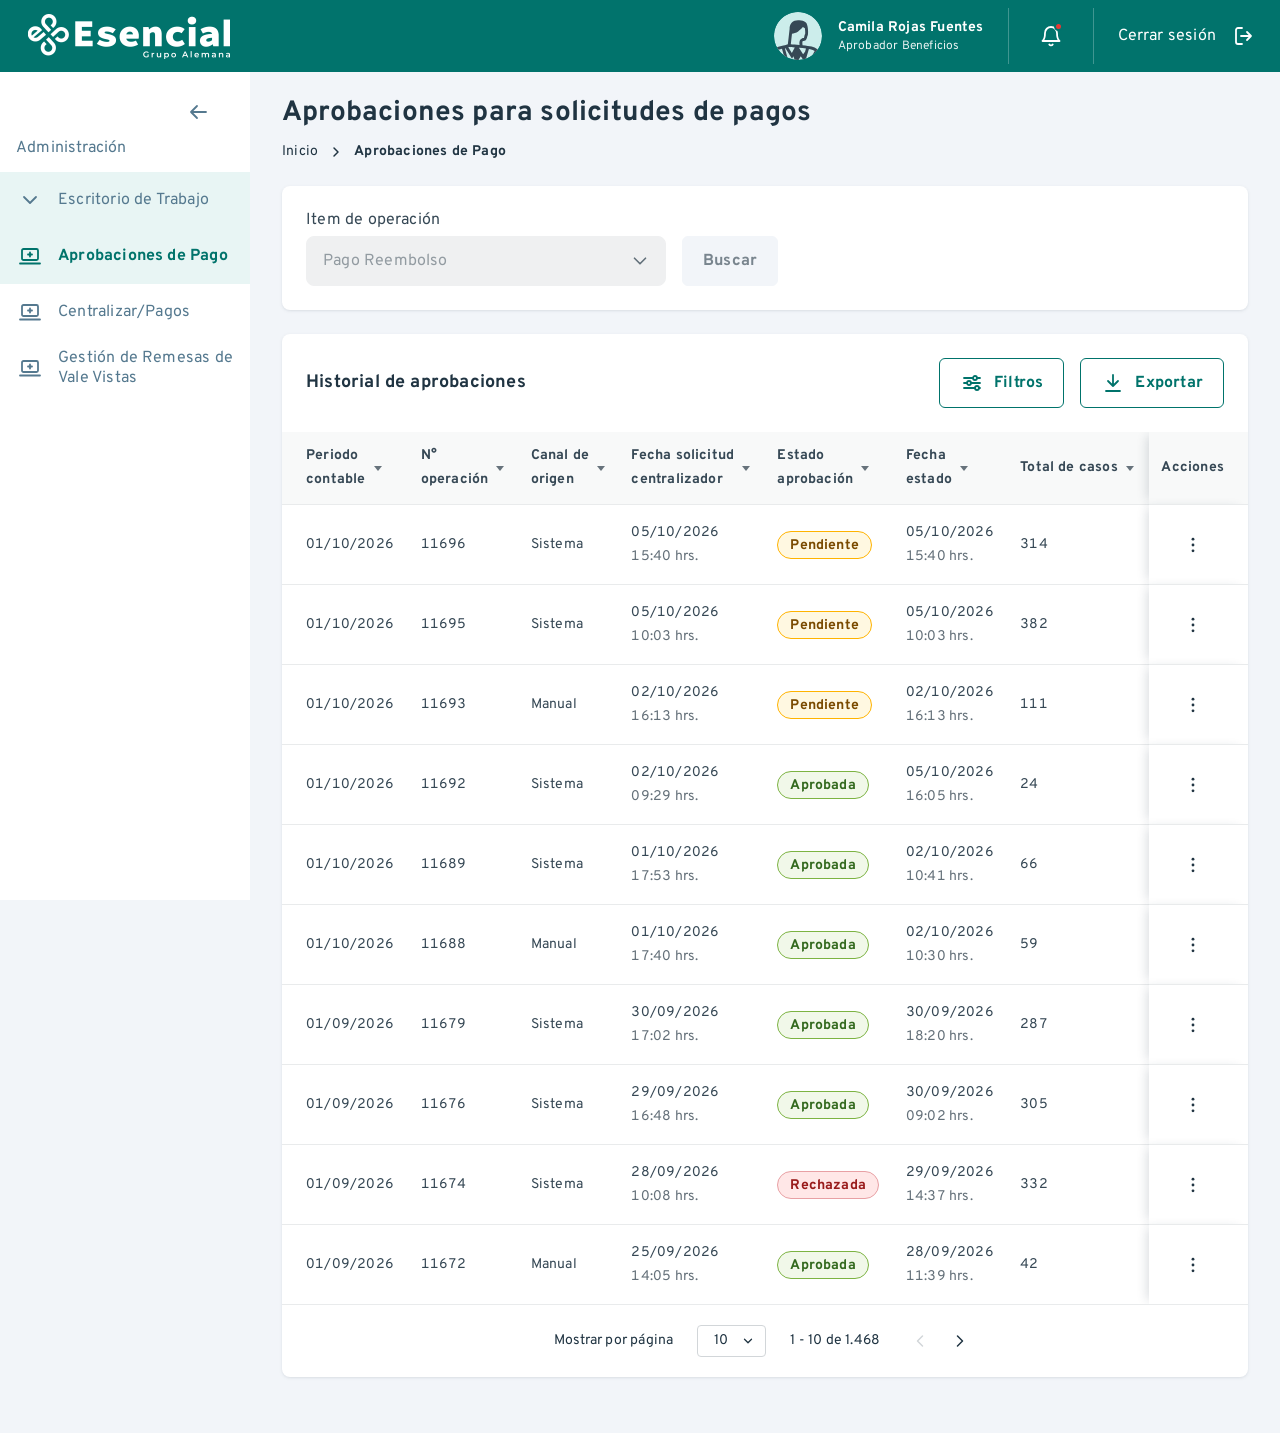
<file: happy-path-aprobaciones.html>
<!doctype html>
<html lang="es">
<head>
<meta charset="utf-8">
<title>Aprobaciones de Pago · Flujo completo</title>
<meta name="viewport" content="width=device-width, initial-scale=1">
<link rel="preconnect" href="https://fonts.googleapis.com">
<link rel="preconnect" href="https://fonts.gstatic.com" crossorigin>
<link href="https://fonts.googleapis.com/css2?family=Overpass:wght@400;500;600;700;800&display=swap" rel="stylesheet">
<link rel="stylesheet" href="recursos/estilos.css">
</head>
<body>
<header class="cabecera">
  <button class="hamb" id="btn-hamb" type="button" aria-label="Abrir menú" aria-controls="lateral" aria-expanded="false"></button>
  <a class="logo" href="#/" id="logo" aria-label="Esencial · Inicio">
    <!-- Logotipo exportado del header de Figma (PNG 2x) -->
    <img src="recursos/logo-esencial.png" alt="" width="202" height="45">
  </a>
  <div class="cab-der">
    <div class="usuario">
      <span class="avatar" aria-hidden="true"><svg viewBox="0 0 48 48" width="48" height="48"><path d="M48 23.9854C48 29.0165 46.4497 33.6673 43.8172 37.5283C42.3254 39.7221 40.4826 41.6527 38.3766 43.2322H38.3473C36.4168 44.6654 34.2815 45.8355 32 46.6252C30.9177 47.0055 29.8062 47.3272 28.6654 47.532C27.4369 47.7952 26.1499 47.9415 24.8629 47.9707C24.5704 48 24.3071 48 24.0146 48C22.6984 48 21.4113 47.883 20.1536 47.7075C17.7843 47.298 15.532 46.5667 13.426 45.543C12.1389 44.8995 10.9104 44.1682 9.76965 43.3199C7.69287 41.7989 5.90859 39.9561 4.41682 37.8501H4.38757C3.83181 37.0311 3.3053 36.1828 2.80804 35.2761C1.02377 31.9123 0 28.0804 0 23.9854C0 10.7349 10.7642 0 24.0146 0C37.2651 0 48 10.7349 48 23.9854Z" fill="#CCEDEB"/><path d="M37.6751 34.5154C35.6569 34.1059 32.1761 33.6671 28.549 33.2576C28.549 33.0529 28.5197 32.8774 28.4905 32.6726C28.2565 30.3911 28.2857 29.3966 29.0755 29.1041C29.1925 29.0748 29.4265 29.0163 29.6605 28.9871C30.304 28.8701 31.1815 28.7238 31.8543 28.0511C32.6441 27.2613 32.9073 26.0913 33.1413 25.0675C33.2291 24.658 33.3168 24.2485 33.4338 23.956C33.5801 23.8097 33.6971 23.5757 33.8141 23.3125C34.4283 21.6745 34.2236 12.6946 31.8835 10.6178C30.0408 8.95051 27.5837 8.541 25.4484 8.3655C22.1431 8.07299 19.5984 8.80426 17.8726 10.53C15.3863 13.0163 15.6203 16.5556 15.6495 16.5849L13.836 32.3509L10.9402 33.1991L10.9695 33.3161C9.00969 33.6086 6.1724 34.1352 2.80859 35.2759C3.30585 36.1827 3.83236 37.0309 4.38812 37.85H4.41737C5.73364 37.4405 6.90366 37.1187 7.98592 36.8554L9.7702 43.3198C10.911 44.1681 12.1395 44.8993 13.4265 45.5428L10.8817 36.2997C11.0572 36.2704 11.262 36.2412 11.4375 36.2119L18.0188 46.7421L19.3936 44.1973L20.3589 47.0054L20.1541 47.7074C21.4119 47.8829 22.6989 47.9999 24.0152 47.9999C24.3077 47.9999 24.5709 47.9999 24.8634 47.9706L24.7464 47.5319L26.794 44.1681L28.7537 47.2101L28.666 47.5319C29.8068 47.3271 30.9183 47.0054 32.0005 46.6251L34.9256 37.0017C35.7446 37.1479 36.4759 37.265 37.0609 37.382C38.1139 37.616 39.3717 38.201 40.6879 38.9907L38.3771 43.232C40.4832 41.6525 42.326 39.722 43.8177 37.5282C41.6532 36.0364 39.5179 34.9249 37.6751 34.5154ZM17.8433 40.9213L14.2748 35.2759L15.3278 34.9542C16.0298 35.0127 18.1066 35.1882 20.7684 35.4222L17.8433 40.9213ZM16.7903 32.1461L17.9896 21.6452C19.4521 21.499 22.1139 21.0309 24.1614 19.4807C27.0865 17.2576 28.8708 15.0346 28.8708 15.0346L30.889 16.2631C31.2108 18.4277 31.3278 20.9139 31.1523 21.9962L30.9475 22.3472C30.6258 22.9615 30.4503 23.6927 30.304 24.3948C30.187 24.9213 29.9823 25.7988 29.836 25.945C29.719 26.0035 29.3973 26.062 29.1633 26.0913C28.8123 26.1498 28.4027 26.2375 27.9932 26.3838C25.0389 27.5246 25.3607 30.8006 25.5947 32.9651C21.9969 32.5849 18.6623 32.2924 16.7903 32.1461ZM31.0353 39.6927L29.1048 42.3253L24.9219 35.8317C27.3205 36.0657 29.8068 36.3289 32.0005 36.5922L31.0353 39.6927Z" fill="#364855"/></svg></span>
      <span class="usuario-t"><b>Camila Rojas Fuentes</b><small>Aprobador Beneficios</small></span>
    </div>
    <span class="cab-sep"></span>
    <span class="campana" id="campana" aria-hidden="true"><span class="punto"></span></span>
    <span class="cab-sep"></span>
    <button class="salir" id="btn-salir" type="button"><span>Cerrar sesión</span></button>
  </div>
</header>

<div class="shell" id="shell">
  <nav class="lateral" id="lateral" aria-label="Menú principal">
    <div class="lat-top">
      <button class="lat-volver" id="btn-lat" type="button" aria-label="Contraer menú"></button>
      <span class="lat-titulo">Administración</span>
    </div>
    <button class="lat-item" id="btn-escritorio" type="button" aria-expanded="true" aria-controls="lat-sub"></button>
    <div class="lat-sub" id="lat-sub"><div>
      <a class="lat-item activo" id="nav-aprobaciones" href="#/" aria-current="page"></a>
      <a class="lat-item sec" id="nav-centralizar" href="#/centralizar"></a>
      <a class="lat-item sec" id="nav-remesas" href="#/" data-mod="Gestión de Remesas de Vale Vistas"></a>
    </div></div>
  </nav>
  <div class="lat-scrim" id="lat-scrim"></div>
  <main id="main"><div class="vista" id="vista"></div></main>
</div>

<div class="menu" id="menu" role="menu" aria-label="Acciones de la OP" hidden></div>
<div class="tip" id="tip" role="tooltip" hidden></div>
<div class="capa" id="capa" hidden></div>
<div class="toasts" id="toasts" aria-live="polite"></div>

<script>window.CASO = "principal";</script>
<script src="recursos/datos.js"></script>
<script src="recursos/app.js"></script>
</body>
</html>
</file>
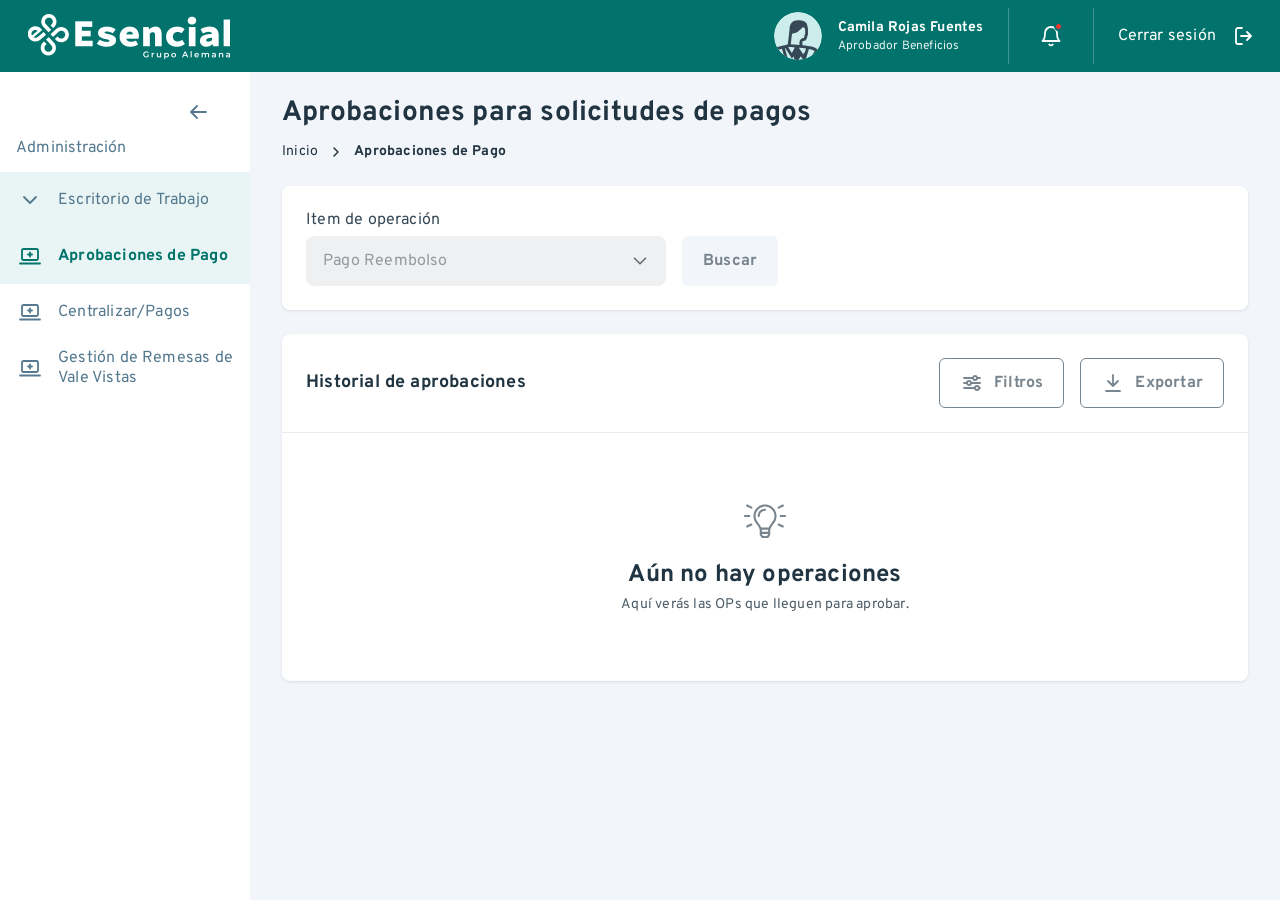
<file: sin-operaciones.html>
<!doctype html>
<html lang="es">
<head>
<meta charset="utf-8">
<title>Aprobaciones de Pago · Historial sin operaciones</title>
<meta name="viewport" content="width=device-width, initial-scale=1">
<link rel="preconnect" href="https://fonts.googleapis.com">
<link rel="preconnect" href="https://fonts.gstatic.com" crossorigin>
<link href="https://fonts.googleapis.com/css2?family=Overpass:wght@400;500;600;700;800&display=swap" rel="stylesheet">
<link rel="stylesheet" href="recursos/estilos.css">
</head>
<body>
<header class="cabecera">
  <button class="hamb" id="btn-hamb" type="button" aria-label="Abrir menú" aria-controls="lateral" aria-expanded="false"></button>
  <a class="logo" href="#/" id="logo" aria-label="Esencial · Inicio">
    <!-- Logotipo exportado del header de Figma (PNG 2x) -->
    <img src="recursos/logo-esencial.png" alt="" width="202" height="45">
  </a>
  <div class="cab-der">
    <div class="usuario">
      <span class="avatar" aria-hidden="true"><svg viewBox="0 0 48 48" width="48" height="48"><path d="M48 23.9854C48 29.0165 46.4497 33.6673 43.8172 37.5283C42.3254 39.7221 40.4826 41.6527 38.3766 43.2322H38.3473C36.4168 44.6654 34.2815 45.8355 32 46.6252C30.9177 47.0055 29.8062 47.3272 28.6654 47.532C27.4369 47.7952 26.1499 47.9415 24.8629 47.9707C24.5704 48 24.3071 48 24.0146 48C22.6984 48 21.4113 47.883 20.1536 47.7075C17.7843 47.298 15.532 46.5667 13.426 45.543C12.1389 44.8995 10.9104 44.1682 9.76965 43.3199C7.69287 41.7989 5.90859 39.9561 4.41682 37.8501H4.38757C3.83181 37.0311 3.3053 36.1828 2.80804 35.2761C1.02377 31.9123 0 28.0804 0 23.9854C0 10.7349 10.7642 0 24.0146 0C37.2651 0 48 10.7349 48 23.9854Z" fill="#CCEDEB"/><path d="M37.6751 34.5154C35.6569 34.1059 32.1761 33.6671 28.549 33.2576C28.549 33.0529 28.5197 32.8774 28.4905 32.6726C28.2565 30.3911 28.2857 29.3966 29.0755 29.1041C29.1925 29.0748 29.4265 29.0163 29.6605 28.9871C30.304 28.8701 31.1815 28.7238 31.8543 28.0511C32.6441 27.2613 32.9073 26.0913 33.1413 25.0675C33.2291 24.658 33.3168 24.2485 33.4338 23.956C33.5801 23.8097 33.6971 23.5757 33.8141 23.3125C34.4283 21.6745 34.2236 12.6946 31.8835 10.6178C30.0408 8.95051 27.5837 8.541 25.4484 8.3655C22.1431 8.07299 19.5984 8.80426 17.8726 10.53C15.3863 13.0163 15.6203 16.5556 15.6495 16.5849L13.836 32.3509L10.9402 33.1991L10.9695 33.3161C9.00969 33.6086 6.1724 34.1352 2.80859 35.2759C3.30585 36.1827 3.83236 37.0309 4.38812 37.85H4.41737C5.73364 37.4405 6.90366 37.1187 7.98592 36.8554L9.7702 43.3198C10.911 44.1681 12.1395 44.8993 13.4265 45.5428L10.8817 36.2997C11.0572 36.2704 11.262 36.2412 11.4375 36.2119L18.0188 46.7421L19.3936 44.1973L20.3589 47.0054L20.1541 47.7074C21.4119 47.8829 22.6989 47.9999 24.0152 47.9999C24.3077 47.9999 24.5709 47.9999 24.8634 47.9706L24.7464 47.5319L26.794 44.1681L28.7537 47.2101L28.666 47.5319C29.8068 47.3271 30.9183 47.0054 32.0005 46.6251L34.9256 37.0017C35.7446 37.1479 36.4759 37.265 37.0609 37.382C38.1139 37.616 39.3717 38.201 40.6879 38.9907L38.3771 43.232C40.4832 41.6525 42.326 39.722 43.8177 37.5282C41.6532 36.0364 39.5179 34.9249 37.6751 34.5154ZM17.8433 40.9213L14.2748 35.2759L15.3278 34.9542C16.0298 35.0127 18.1066 35.1882 20.7684 35.4222L17.8433 40.9213ZM16.7903 32.1461L17.9896 21.6452C19.4521 21.499 22.1139 21.0309 24.1614 19.4807C27.0865 17.2576 28.8708 15.0346 28.8708 15.0346L30.889 16.2631C31.2108 18.4277 31.3278 20.9139 31.1523 21.9962L30.9475 22.3472C30.6258 22.9615 30.4503 23.6927 30.304 24.3948C30.187 24.9213 29.9823 25.7988 29.836 25.945C29.719 26.0035 29.3973 26.062 29.1633 26.0913C28.8123 26.1498 28.4027 26.2375 27.9932 26.3838C25.0389 27.5246 25.3607 30.8006 25.5947 32.9651C21.9969 32.5849 18.6623 32.2924 16.7903 32.1461ZM31.0353 39.6927L29.1048 42.3253L24.9219 35.8317C27.3205 36.0657 29.8068 36.3289 32.0005 36.5922L31.0353 39.6927Z" fill="#364855"/></svg></span>
      <span class="usuario-t"><b>Camila Rojas Fuentes</b><small>Aprobador Beneficios</small></span>
    </div>
    <span class="cab-sep"></span>
    <span class="campana" id="campana" aria-hidden="true"><span class="punto"></span></span>
    <span class="cab-sep"></span>
    <button class="salir" id="btn-salir" type="button"><span>Cerrar sesión</span></button>
  </div>
</header>

<div class="shell" id="shell">
  <nav class="lateral" id="lateral" aria-label="Menú principal">
    <div class="lat-top">
      <button class="lat-volver" id="btn-lat" type="button" aria-label="Contraer menú"></button>
      <span class="lat-titulo">Administración</span>
    </div>
    <button class="lat-item" id="btn-escritorio" type="button" aria-expanded="true" aria-controls="lat-sub"></button>
    <div class="lat-sub" id="lat-sub"><div>
      <a class="lat-item activo" id="nav-aprobaciones" href="#/" aria-current="page"></a>
      <a class="lat-item sec" id="nav-centralizar" href="#/centralizar"></a>
      <a class="lat-item sec" id="nav-remesas" href="#/" data-mod="Gestión de Remesas de Vale Vistas"></a>
    </div></div>
  </nav>
  <div class="lat-scrim" id="lat-scrim"></div>
  <main id="main"><div class="vista" id="vista"></div></main>
</div>

<div class="menu" id="menu" role="menu" aria-label="Acciones de la OP" hidden></div>
<div class="tip" id="tip" role="tooltip" hidden></div>
<div class="capa" id="capa" hidden></div>
<div class="toasts" id="toasts" aria-live="polite"></div>

<script>window.CASO = "sin-operaciones";</script>
<script src="recursos/datos.js"></script>
<script src="recursos/app.js"></script>
</body>
</html>
</file>
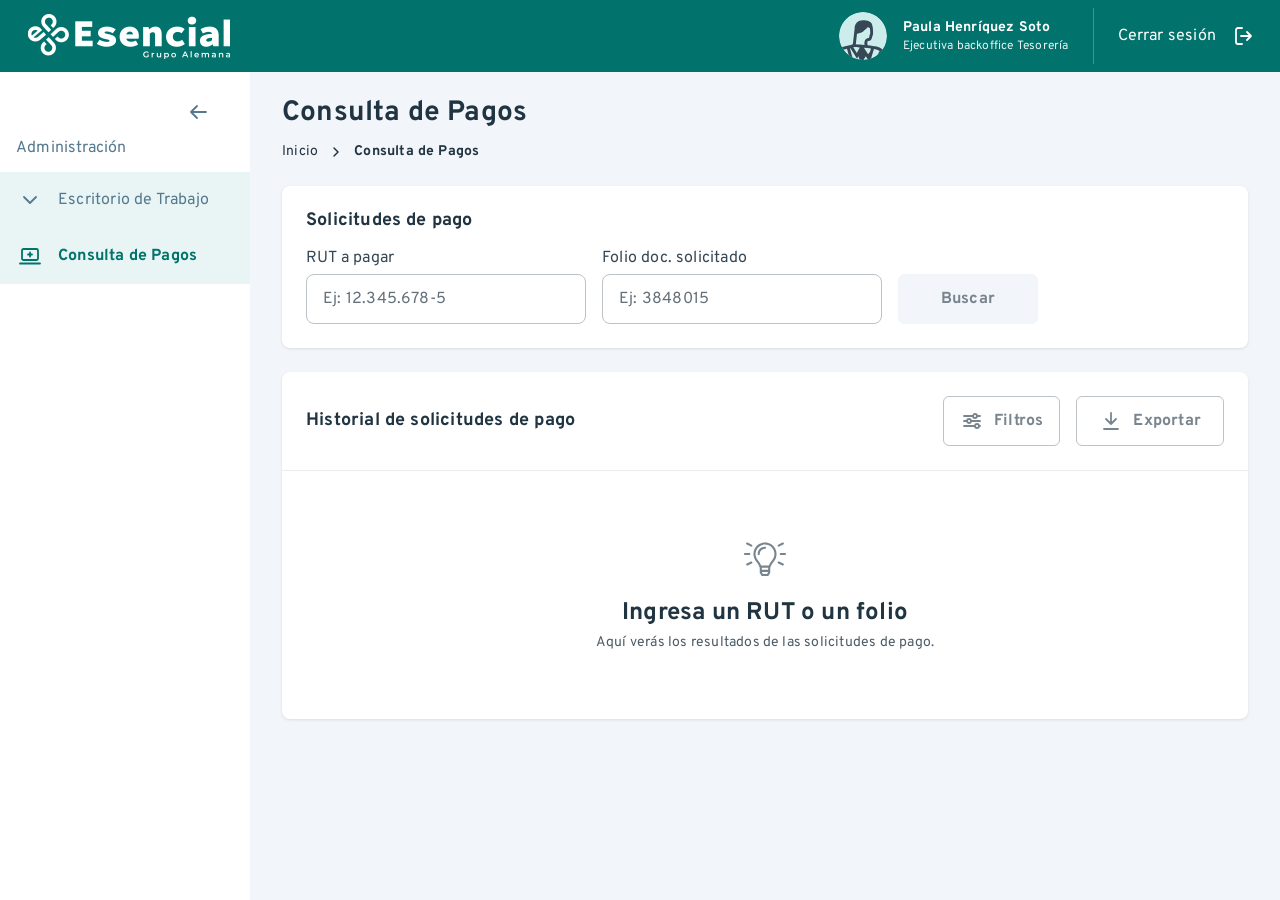
<file: consulta-pagos/error-buscar.html>
<!doctype html>
<html lang="es">
<head>
<meta charset="utf-8">
<title>Consulta de Pagos · Error al buscar</title>
<meta name="viewport" content="width=device-width, initial-scale=1">
<link rel="preconnect" href="https://fonts.googleapis.com">
<link rel="preconnect" href="https://fonts.gstatic.com" crossorigin>
<link href="https://fonts.googleapis.com/css2?family=Overpass:wght@400;500;700&display=swap" rel="stylesheet">
<link rel="stylesheet" href="recursos/estilos.css">
</head>
<body>
<header class="cabecera">
  <button class="hamb" id="btn-hamb" type="button" aria-label="Abrir menú" aria-controls="lateral" aria-expanded="false"></button>
  <span class="logo"><img src="recursos/logo-esencial.png" alt="Esencial" width="202" height="45"></span>
  <div class="cab-der">
    <div class="usuario">
      <span class="avatar" aria-hidden="true"><svg viewBox="0 0 48 48" width="48" height="48"><path d="M48 23.9854C48 29.0165 46.4497 33.6673 43.8172 37.5283C42.3254 39.7221 40.4826 41.6527 38.3766 43.2322H38.3473C36.4168 44.6654 34.2815 45.8355 32 46.6252C30.9177 47.0055 29.8062 47.3272 28.6654 47.532C27.4369 47.7952 26.1499 47.9415 24.8629 47.9707C24.5704 48 24.3071 48 24.0146 48C22.6984 48 21.4113 47.883 20.1536 47.7075C17.7843 47.298 15.532 46.5667 13.426 45.543C12.1389 44.8995 10.9104 44.1682 9.76965 43.3199C7.69287 41.7989 5.90859 39.9561 4.41682 37.8501H4.38757C3.83181 37.0311 3.3053 36.1828 2.80804 35.2761C1.02377 31.9123 0 28.0804 0 23.9854C0 10.7349 10.7642 0 24.0146 0C37.2651 0 48 10.7349 48 23.9854Z" fill="#CCEDEB"/><path d="M37.6751 34.5154C35.6569 34.1059 32.1761 33.6671 28.549 33.2576C28.549 33.0529 28.5197 32.8774 28.4905 32.6726C28.2565 30.3911 28.2857 29.3966 29.0755 29.1041C29.1925 29.0748 29.4265 29.0163 29.6605 28.9871C30.304 28.8701 31.1815 28.7238 31.8543 28.0511C32.6441 27.2613 32.9073 26.0913 33.1413 25.0675C33.2291 24.658 33.3168 24.2485 33.4338 23.956C33.5801 23.8097 33.6971 23.5757 33.8141 23.3125C34.4283 21.6745 34.2236 12.6946 31.8835 10.6178C30.0408 8.95051 27.5837 8.541 25.4484 8.3655C22.1431 8.07299 19.5984 8.80426 17.8726 10.53C15.3863 13.0163 15.6203 16.5556 15.6495 16.5849L13.836 32.3509L10.9402 33.1991L10.9695 33.3161C9.00969 33.6086 6.1724 34.1352 2.80859 35.2759C3.30585 36.1827 3.83236 37.0309 4.38812 37.85H4.41737C5.73364 37.4405 6.90366 37.1187 7.98592 36.8554L9.7702 43.3198C10.911 44.1681 12.1395 44.8993 13.4265 45.5428L10.8817 36.2997C11.0572 36.2704 11.262 36.2412 11.4375 36.2119L18.0188 46.7421L19.3936 44.1973L20.3589 47.0054L20.1541 47.7074C21.4119 47.8829 22.6989 47.9999 24.0152 47.9999C24.3077 47.9999 24.5709 47.9999 24.8634 47.9706L24.7464 47.5319L26.794 44.1681L28.7537 47.2101L28.666 47.5319C29.8068 47.3271 30.9183 47.0054 32.0005 46.6251L34.9256 37.0017C35.7446 37.1479 36.4759 37.265 37.0609 37.382C38.1139 37.616 39.3717 38.201 40.6879 38.9907L38.3771 43.232C40.4832 41.6525 42.326 39.722 43.8177 37.5282C41.6532 36.0364 39.5179 34.9249 37.6751 34.5154ZM17.8433 40.9213L14.2748 35.2759L15.3278 34.9542C16.0298 35.0127 18.1066 35.1882 20.7684 35.4222L17.8433 40.9213ZM16.7903 32.1461L17.9896 21.6452C19.4521 21.499 22.1139 21.0309 24.1614 19.4807C27.0865 17.2576 28.8708 15.0346 28.8708 15.0346L30.889 16.2631C31.2108 18.4277 31.3278 20.9139 31.1523 21.9962L30.9475 22.3472C30.6258 22.9615 30.4503 23.6927 30.304 24.3948C30.187 24.9213 29.9823 25.7988 29.836 25.945C29.719 26.0035 29.3973 26.062 29.1633 26.0913C28.8123 26.1498 28.4027 26.2375 27.9932 26.3838C25.0389 27.5246 25.3607 30.8006 25.5947 32.9651C21.9969 32.5849 18.6623 32.2924 16.7903 32.1461ZM31.0353 39.6927L29.1048 42.3253L24.9219 35.8317C27.3205 36.0657 29.8068 36.3289 32.0005 36.5922L31.0353 39.6927Z" fill="#364855"/></svg></span>
      <span class="usuario-t"><b>Paula Henríquez Soto</b><small>Ejecutiva backoffice Tesorería</small></span>
    </div>
    <span class="cab-sep"></span>
    <button class="salir" id="btn-salir" type="button"><span>Cerrar sesión</span></button>
  </div>
</header>

<div class="shell" id="shell">
  <nav class="lateral" id="lateral" aria-label="Menú principal">
    <div class="lat-top">
      <button class="lat-volver" id="btn-lat" type="button" aria-label="Contraer menú"></button>
      <span class="lat-titulo">Administración</span>
    </div>
    <span class="lat-item" id="lat-escritorio"></span>
    <a class="lat-item activo" id="lat-consulta" href="#" aria-current="page"></a>
  </nav>
  <div class="lat-scrim" id="lat-scrim"></div>

  <main>
    <header class="cab-pag">
      <h1>Consulta de Pagos</h1>
      <nav class="migas" aria-label="Migas de pan" id="migas"></nav>
    </header>

    <section class="card card-buscar" aria-labelledby="t-buscar">
      <h2 id="t-buscar">Solicitudes de pago</h2>
      <form class="grid-buscar" id="f-buscar" novalidate>
        <div class="campo">
          <label for="rut">RUT a pagar</label>
          <input class="input" id="rut" autocomplete="off" maxlength="12" placeholder="Ej: 12.345.678-5" aria-describedby="rut-err">
          <p class="campo-err" id="rut-err" aria-live="polite"></p>
        </div>
        <div class="campo">
          <label for="folio">Folio doc. solicitado</label>
          <input class="input" id="folio" inputmode="numeric" autocomplete="off" maxlength="10" placeholder="Ej: 3848015">
        </div>
        <div class="acc">
          <button class="btn btn-pri btn-140" id="buscar" type="submit" disabled>Buscar</button>
        </div>
      </form>
    </section>

    <section class="card" id="res" aria-labelledby="t-res"></section>
    <p class="sr" id="vivo" aria-live="polite"></p>
  </main>
</div>

<div class="capa" id="capa" hidden></div>
<div class="toasts" id="toasts" aria-live="polite"></div>

<script>window.CASO = "error-buscar";</script>
<script src="recursos/datos.js"></script>
<script src="recursos/app.js"></script>
</body>
</html>
</file>
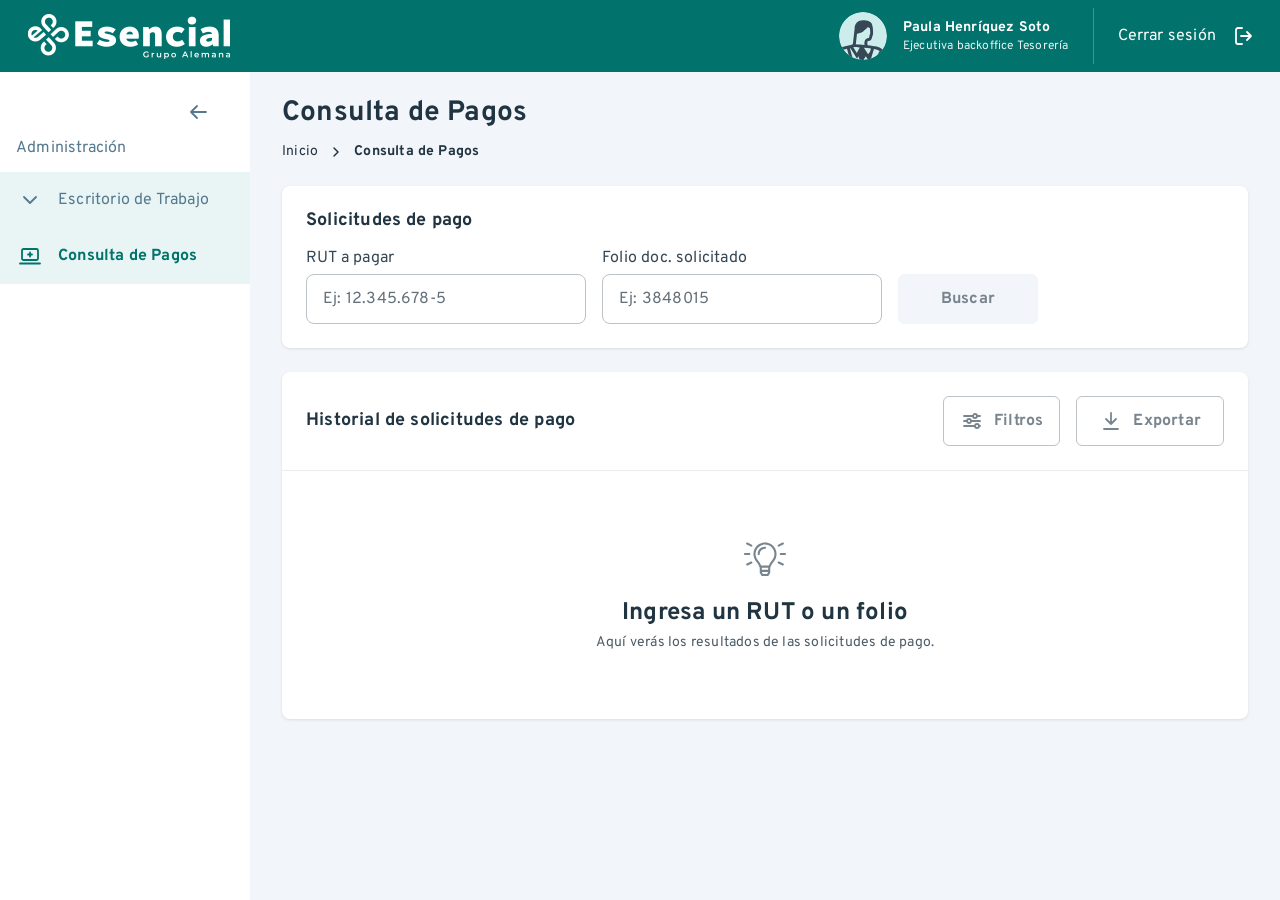
<file: consulta-pagos/error-exportar.html>
<!doctype html>
<html lang="es">
<head>
<meta charset="utf-8">
<title>Consulta de Pagos · Error al exportar</title>
<meta name="viewport" content="width=device-width, initial-scale=1">
<link rel="preconnect" href="https://fonts.googleapis.com">
<link rel="preconnect" href="https://fonts.gstatic.com" crossorigin>
<link href="https://fonts.googleapis.com/css2?family=Overpass:wght@400;500;700&display=swap" rel="stylesheet">
<link rel="stylesheet" href="recursos/estilos.css">
</head>
<body>
<header class="cabecera">
  <button class="hamb" id="btn-hamb" type="button" aria-label="Abrir menú" aria-controls="lateral" aria-expanded="false"></button>
  <span class="logo"><img src="recursos/logo-esencial.png" alt="Esencial" width="202" height="45"></span>
  <div class="cab-der">
    <div class="usuario">
      <span class="avatar" aria-hidden="true"><svg viewBox="0 0 48 48" width="48" height="48"><path d="M48 23.9854C48 29.0165 46.4497 33.6673 43.8172 37.5283C42.3254 39.7221 40.4826 41.6527 38.3766 43.2322H38.3473C36.4168 44.6654 34.2815 45.8355 32 46.6252C30.9177 47.0055 29.8062 47.3272 28.6654 47.532C27.4369 47.7952 26.1499 47.9415 24.8629 47.9707C24.5704 48 24.3071 48 24.0146 48C22.6984 48 21.4113 47.883 20.1536 47.7075C17.7843 47.298 15.532 46.5667 13.426 45.543C12.1389 44.8995 10.9104 44.1682 9.76965 43.3199C7.69287 41.7989 5.90859 39.9561 4.41682 37.8501H4.38757C3.83181 37.0311 3.3053 36.1828 2.80804 35.2761C1.02377 31.9123 0 28.0804 0 23.9854C0 10.7349 10.7642 0 24.0146 0C37.2651 0 48 10.7349 48 23.9854Z" fill="#CCEDEB"/><path d="M37.6751 34.5154C35.6569 34.1059 32.1761 33.6671 28.549 33.2576C28.549 33.0529 28.5197 32.8774 28.4905 32.6726C28.2565 30.3911 28.2857 29.3966 29.0755 29.1041C29.1925 29.0748 29.4265 29.0163 29.6605 28.9871C30.304 28.8701 31.1815 28.7238 31.8543 28.0511C32.6441 27.2613 32.9073 26.0913 33.1413 25.0675C33.2291 24.658 33.3168 24.2485 33.4338 23.956C33.5801 23.8097 33.6971 23.5757 33.8141 23.3125C34.4283 21.6745 34.2236 12.6946 31.8835 10.6178C30.0408 8.95051 27.5837 8.541 25.4484 8.3655C22.1431 8.07299 19.5984 8.80426 17.8726 10.53C15.3863 13.0163 15.6203 16.5556 15.6495 16.5849L13.836 32.3509L10.9402 33.1991L10.9695 33.3161C9.00969 33.6086 6.1724 34.1352 2.80859 35.2759C3.30585 36.1827 3.83236 37.0309 4.38812 37.85H4.41737C5.73364 37.4405 6.90366 37.1187 7.98592 36.8554L9.7702 43.3198C10.911 44.1681 12.1395 44.8993 13.4265 45.5428L10.8817 36.2997C11.0572 36.2704 11.262 36.2412 11.4375 36.2119L18.0188 46.7421L19.3936 44.1973L20.3589 47.0054L20.1541 47.7074C21.4119 47.8829 22.6989 47.9999 24.0152 47.9999C24.3077 47.9999 24.5709 47.9999 24.8634 47.9706L24.7464 47.5319L26.794 44.1681L28.7537 47.2101L28.666 47.5319C29.8068 47.3271 30.9183 47.0054 32.0005 46.6251L34.9256 37.0017C35.7446 37.1479 36.4759 37.265 37.0609 37.382C38.1139 37.616 39.3717 38.201 40.6879 38.9907L38.3771 43.232C40.4832 41.6525 42.326 39.722 43.8177 37.5282C41.6532 36.0364 39.5179 34.9249 37.6751 34.5154ZM17.8433 40.9213L14.2748 35.2759L15.3278 34.9542C16.0298 35.0127 18.1066 35.1882 20.7684 35.4222L17.8433 40.9213ZM16.7903 32.1461L17.9896 21.6452C19.4521 21.499 22.1139 21.0309 24.1614 19.4807C27.0865 17.2576 28.8708 15.0346 28.8708 15.0346L30.889 16.2631C31.2108 18.4277 31.3278 20.9139 31.1523 21.9962L30.9475 22.3472C30.6258 22.9615 30.4503 23.6927 30.304 24.3948C30.187 24.9213 29.9823 25.7988 29.836 25.945C29.719 26.0035 29.3973 26.062 29.1633 26.0913C28.8123 26.1498 28.4027 26.2375 27.9932 26.3838C25.0389 27.5246 25.3607 30.8006 25.5947 32.9651C21.9969 32.5849 18.6623 32.2924 16.7903 32.1461ZM31.0353 39.6927L29.1048 42.3253L24.9219 35.8317C27.3205 36.0657 29.8068 36.3289 32.0005 36.5922L31.0353 39.6927Z" fill="#364855"/></svg></span>
      <span class="usuario-t"><b>Paula Henríquez Soto</b><small>Ejecutiva backoffice Tesorería</small></span>
    </div>
    <span class="cab-sep"></span>
    <button class="salir" id="btn-salir" type="button"><span>Cerrar sesión</span></button>
  </div>
</header>

<div class="shell" id="shell">
  <nav class="lateral" id="lateral" aria-label="Menú principal">
    <div class="lat-top">
      <button class="lat-volver" id="btn-lat" type="button" aria-label="Contraer menú"></button>
      <span class="lat-titulo">Administración</span>
    </div>
    <span class="lat-item" id="lat-escritorio"></span>
    <a class="lat-item activo" id="lat-consulta" href="#" aria-current="page"></a>
  </nav>
  <div class="lat-scrim" id="lat-scrim"></div>

  <main>
    <header class="cab-pag">
      <h1>Consulta de Pagos</h1>
      <nav class="migas" aria-label="Migas de pan" id="migas"></nav>
    </header>

    <section class="card card-buscar" aria-labelledby="t-buscar">
      <h2 id="t-buscar">Solicitudes de pago</h2>
      <form class="grid-buscar" id="f-buscar" novalidate>
        <div class="campo">
          <label for="rut">RUT a pagar</label>
          <input class="input" id="rut" autocomplete="off" maxlength="12" placeholder="Ej: 12.345.678-5" aria-describedby="rut-err">
          <p class="campo-err" id="rut-err" aria-live="polite"></p>
        </div>
        <div class="campo">
          <label for="folio">Folio doc. solicitado</label>
          <input class="input" id="folio" inputmode="numeric" autocomplete="off" maxlength="10" placeholder="Ej: 3848015">
        </div>
        <div class="acc">
          <button class="btn btn-pri btn-140" id="buscar" type="submit" disabled>Buscar</button>
        </div>
      </form>
    </section>

    <section class="card" id="res" aria-labelledby="t-res"></section>
    <p class="sr" id="vivo" aria-live="polite"></p>
  </main>
</div>

<div class="capa" id="capa" hidden></div>
<div class="toasts" id="toasts" aria-live="polite"></div>

<script>window.CASO = "error-exportar";</script>
<script src="recursos/datos.js"></script>
<script src="recursos/app.js"></script>
</body>
</html>
</file>
<file: consulta-pagos/recursos/estilos.css>
/* Consulta de Pagos (HU ESENCIALS-3661) · versión de presentación generada desde Consulta_Pagos_mockup_v3.html */
/* Tema claro fijo: replica CCP (no tiene modo oscuro). Tokens y componentes del prototipo entregado de la 3659. */
:root{
  color-scheme: light;
  --verde:#00A499; --verde2:#00837A; --verde4:#00736B; --verde6:#E6F6F5; --verde-hover:#006A63;
  --cab:#01736C; --menu-txt:#55798F; --lat-activo:#E8F5F4;
  --t1:#203442; --t2:#364855; --t3:#4D5D68; --t4:#65717A; --t-dis:#A6AEB4;
  --fondo:#F2F5F9; --fondo-tabla:#F8F9F9; --g5:#D2D6D9; --g6:#E9EBEC; --blanco:#FFFFFF;
  --ok:#7CB342; --ok-bg:#F1F8E9; --ok-dk:#33691E;
  --al:#FFB300; --al-bg:#FFF8E1; --al-dk:#7A4A00;
  --lila:#4B4DD6; --lila-bg:#EEECFB; --lila-bd:#978EE6; --lila-dk:#392F95;
  --er:#E53935; --er-bg:#FFE7E7; --er-dk:#991B1B;
  --scrim:rgba(26,27,41,.55);
  --sombra-tarjeta:0 1px 2px rgba(32,52,66,.06),0 1px 4px rgba(32,52,66,.06);
  --sombra-elevada:0 4px 16px rgba(32,52,66,.14);
  --sombra-modal:0 16px 48px rgba(26,27,41,.28);
  --foco:0 0 0 3px rgba(0,164,153,.35);
  --r:8px;
  --ease:cubic-bezier(.2,.8,.2,1);
}
*{box-sizing:border-box}
[hidden]{display:none !important}
html{-webkit-text-size-adjust:100%}
body{margin:0;background:var(--fondo);color:var(--t1);font:400 16px/24px 'Overpass',system-ui,-apple-system,'Segoe UI',sans-serif;letter-spacing:.012em;-webkit-font-smoothing:antialiased}
button,input,select{font:inherit;letter-spacing:inherit;color:inherit}
button{cursor:pointer;background:none;border:0;padding:0}
:focus{outline:none}
:focus-visible{box-shadow:var(--foco);border-radius:4px}
.ic{width:24px;height:24px;flex:none;fill:none;stroke:currentColor;stroke-width:1.8;stroke-linecap:round;stroke-linejoin:round}
.sr{position:absolute;width:1px;height:1px;overflow:hidden;clip:rect(0 0 0 0);white-space:nowrap}
b,strong{font-weight:700}

/* ── Cabecera ── */
.cabecera{position:sticky;top:0;z-index:40;height:72px;display:flex;align-items:center;gap:16px;padding:0 24px 0 28px;background:var(--cab);color:#fff}
.hamb{display:none;width:40px;height:40px;align-items:center;justify-content:center;border-radius:8px;color:#fff}
.hamb:hover{background:rgba(255,255,255,.1)}
.logo{display:flex;align-items:center;flex:none}
.logo img{display:block;width:202px;height:45px}
.cab-der{margin-left:auto;display:flex;align-items:center;height:100%}
.usuario{display:flex;align-items:center;gap:16px;padding-right:24px}
.avatar{width:48px;height:48px;border-radius:50%;display:block;flex:none;overflow:hidden}.avatar svg{width:100%;height:100%;display:block}
.usuario-t{display:flex;flex-direction:column;line-height:20px}
.usuario-t b{font-size:14px}
.usuario-t small{font-size:12px;opacity:.9;line-height:16px}
.cab-sep{width:1px;height:56px;background:rgba(255,255,255,.25)}
.salir{display:flex;align-items:center;gap:16px;padding:0 0 0 24px;height:100%;color:#fff;font-size:16px}
.salir:hover span{text-decoration:underline}

/* ── Shell ── */
.shell{display:grid;grid-template-columns:250px minmax(0,1fr);min-height:calc(100vh - 72px);transition:grid-template-columns .25s var(--ease)}
.shell.colapsado{grid-template-columns:72px minmax(0,1fr)}
.lateral{position:sticky;top:72px;height:calc(100vh - 72px);align-self:start;background:#fff;overflow:hidden;z-index:30}
.lat-top{display:flex;flex-direction:column;padding:20px 16px 12px}
.lat-volver{align-self:flex-end;width:40px;height:40px;display:grid;place-items:center;color:var(--menu-txt);border-radius:8px;margin-right:16px;transition:transform .25s var(--ease)}
.lat-volver:hover{background:var(--verde6)}
.lat-titulo{color:var(--menu-txt);font-size:16px;margin-top:4px;white-space:nowrap}
.lat-item{display:flex;align-items:center;gap:16px;width:100%;height:56px;padding:0 16px 0 18px;background:var(--lat-activo);color:var(--menu-txt);text-align:left;white-space:nowrap;text-decoration:none}
.lat-item.activo{color:var(--verde4);font-weight:700}
.shell.colapsado .lat-titulo,.shell.colapsado .lat-item span{opacity:0}
.shell.colapsado .lat-volver{transform:rotate(180deg);margin-right:0;align-self:center}
.lat-scrim{display:none}

main{min-width:0;padding:24px 32px 56px}

/* ── Cabecera de página ── */
.cab-pag h1{margin:0;font-size:28px;line-height:34px;font-weight:700;text-wrap:balance}
.migas{display:flex;flex-wrap:wrap;align-items:center;gap:6px 10px;margin-top:12px;font-size:14px;line-height:20px;color:var(--t1)}
.migas .ic{width:16px;height:16px;stroke-width:2.2}
.migas [aria-current]{font-weight:700}

/* ── Cards ── */
.card{background:#fff;border-radius:var(--r);box-shadow:var(--sombra-tarjeta);margin-top:24px}

/* ── Botones ── */
.btn{display:inline-flex;align-items:center;justify-content:center;gap:10px;height:50px;padding:0 20px;border-radius:6px;font-weight:700;font-size:16px;white-space:nowrap;transition:background .15s,border-color .15s,color .15s,box-shadow .15s,transform .1s}
.btn:active:not(:disabled){transform:translateY(1px)}
.btn-sec{border:1px solid var(--verde4);color:var(--verde4);background:#fff}
.btn-sec:hover:not(:disabled){background:var(--verde6)}
.btn-pri{background:var(--verde4);color:#fff;border:1px solid var(--verde4)}
.btn-pri:hover:not(:disabled){background:var(--verde-hover);border-color:var(--verde-hover)}
.btn:disabled{background:var(--fondo);border-color:var(--fondo);color:#79858E;cursor:not-allowed}
.btn-140{width:140px}
.btn[aria-busy="true"]{cursor:progress}
.cargador{width:24px;height:24px;animation:gira .8s linear infinite}
.cargador circle{fill:none;stroke:#fff;stroke-width:2.4;stroke-dasharray:46 60}
/* Exportar en curso: solo el arco verde centrado, el botón conserva su ancho y borde */
.arco{width:26px;height:26px;animation:gira .8s linear infinite}
.arco circle{fill:none;stroke:currentColor;stroke-width:3;stroke-linecap:round;stroke-dasharray:42 57}
.btn-sec[aria-busy="true"]{background:#fff}
@keyframes gira{to{transform:rotate(360deg)}}

/* ── Card de búsqueda (patrón de Centralizar) ── */
.card-buscar{padding:24px;container-type:inline-size}
.card-buscar h2{margin:0 0 16px;font-size:18px;line-height:22px;font-weight:700}
/* RUT a pagar y Folio de 280 px más Buscar, alineados a la izquierda */
.grid-buscar{display:grid;grid-template-columns:repeat(2,280px) auto;gap:16px;align-items:start;justify-content:start}
.grid-buscar .campo{margin:0}
.grid-buscar .acc{padding-top:26px}
@container (max-width:731px){
  .grid-buscar{grid-template-columns:repeat(2,minmax(0,1fr))}
  .grid-buscar .acc{grid-column:1/-1;display:flex;justify-content:flex-end;padding-top:0}
}
@container (max-width:520px){
  .grid-buscar{grid-template-columns:1fr}
  .grid-buscar .acc{padding-top:4px}
  .grid-buscar .acc .btn{width:100%}
}

/* ── Campos ── */
.campo>label{display:block;font-size:16px;line-height:20px;color:var(--t2);margin-bottom:6px;white-space:nowrap;overflow:hidden;text-overflow:ellipsis}
.input,.combo-btn{width:100%;height:50px;padding:0 16px;border:1px solid #BCC2C6;border-radius:8px;background:#fff;color:var(--t1);transition:border-color .15s,box-shadow .15s}
.input::placeholder{color:var(--t4)}
.input:hover,.combo-btn:hover{border-color:var(--t4)}
.input:focus,.combo-btn:focus,.combo-btn[aria-expanded="true"]{border-color:var(--lila);box-shadow:0 0 0 3px rgba(75,77,214,.15);border-radius:8px}
.input.invalido,.input.invalido:hover{border-color:var(--er)}
.input.invalido:focus{box-shadow:0 0 0 3px rgba(229,57,53,.15)}
.campo-err{margin:6px 0 0;padding:0 16px;font-size:14px;line-height:16px;font-weight:700;color:var(--er)}
.campo-err:empty{display:none}
/* Menú desplegable como el de la 3659 (causal de rechazo): botón y lista propia */
.combo{position:relative}
.combo-btn{display:flex;align-items:center;justify-content:space-between;gap:8px;text-align:left;cursor:pointer}
.combo-btn>span{min-width:0;overflow:hidden;text-overflow:ellipsis;white-space:nowrap}
.combo-btn .ph{color:var(--t4)}
/* Con la lista abierta el campo queda vacío */
.combo-btn[aria-expanded="true"] .ph{color:transparent}
.combo-btn .ic{color:var(--t1);transition:transform .2s var(--ease)}
.combo-btn[aria-expanded="true"] .ic{transform:rotate(180deg)}
.combo-lista{position:absolute;left:0;right:0;top:calc(100% + 4px);z-index:5;max-height:314px;margin:0;padding:0;list-style:none;overflow-y:auto;overscroll-behavior:contain;scrollbar-width:thin;scrollbar-color:var(--t4) transparent;background:#fff;border:1px solid var(--g6);border-radius:4px;box-shadow:var(--sombra-elevada);opacity:0;transform:translateY(-4px);transition:opacity .14s var(--ease),transform .14s var(--ease)}
.combo-lista.arriba{top:auto;bottom:calc(100% + 4px);transform:translateY(4px)}
.combo-lista.vis{opacity:1;transform:none}
.combo-lista li{display:flex;align-items:center;justify-content:space-between;height:52px;padding:0 16px;cursor:pointer}
.combo-lista li.ph{color:var(--t4)}
.combo-lista li.activa{background:var(--verde6);color:var(--verde4)}
.combo-lista li[aria-selected="true"]{font-weight:700;color:var(--verde4)}
.combo-lista li .ic{width:18px;height:18px;stroke-width:2.2}
.campo-nota{margin:6px 0 0;font-size:14px;line-height:18px;color:var(--t3)}
.campo-nota:empty{display:none}

/* ── Tabla card ── */
.tabla-cab{display:flex;align-items:center;justify-content:space-between;gap:16px;padding:24px}
.tabla-cab h2{margin:0;font-size:18px;line-height:22px;font-weight:700}
.tabla-cab p{margin:8px 0 0;font-size:14px;line-height:24px;color:var(--t2)}
.tabla-cab .lila{color:var(--lila);font-weight:700}
.tabla-cab .acciones{display:flex;gap:16px;flex-wrap:wrap}
.tabla-cab .c-acc:disabled{background:#fff;border-color:#BCC2C6;color:#79858E}
.tabla-cab #btn-filtros{padding:0 16px}
.tabla-cab #btn-exportar{padding:0 22px}
.filtros-aplicados{display:flex;align-items:center;flex-wrap:wrap;gap:10px 12px;padding:0 24px 20px}
.filtros-aplicados .etq{font-size:14px;color:var(--t3)}
.chip-f{display:inline-flex;align-items:center;gap:6px;height:34px;padding:0 6px 0 14px;border-radius:17px;background:var(--lila-bg);border:1px solid #CBC7F2;color:var(--lila-dk);font-size:14px;animation:entra .2s var(--ease)}
.chip-f button{width:26px;height:26px;border-radius:50%;display:grid;place-items:center;color:var(--lila-dk)}
.chip-f button:hover{background:#DDD9F7}
.chip-f .ic{width:16px;height:16px;stroke-width:2.2}
.link{color:var(--verde4);font-weight:700;font-size:14px;text-decoration:underline;text-underline-offset:3px}
@keyframes entra{from{opacity:0;transform:translateY(8px)}to{opacity:1;transform:none}}

/* Alto máximo de la tabla: la cabecera y 10 filas (lo fija altoTabla()); con 20 o 50 filas por página, scroll interno con la cabecera fija */
.tabla-scroll{overflow:auto}
.tabla-scroll:focus-visible{box-shadow:inset var(--foco);border-radius:0}
/* Barras de 6 px en verde sobre gris; la vertical parte bajo la cabecera. Chrome ignora ::-webkit-scrollbar si hay scrollbar-color, por eso el estándar queda solo para Firefox */
@supports not selector(::-webkit-scrollbar){.tabla-scroll{scrollbar-width:thin;scrollbar-color:var(--verde) var(--g6)}}
.tabla-scroll::-webkit-scrollbar{width:6px;height:6px}
.tabla-scroll::-webkit-scrollbar-track{background:var(--g6)}
.tabla-scroll::-webkit-scrollbar-track:vertical{margin-top:72px}
/* Junto a la cabecera, el carril toma su fondo, para que la cabecera siga de corrido hasta el borde */
.tabla-scroll::-webkit-scrollbar:vertical{background:linear-gradient(var(--fondo-tabla) 72px,transparent 72px)}
.tabla-scroll:has(th.activa:last-child)::-webkit-scrollbar:vertical{background:linear-gradient(#CCEDEB 72px,transparent 72px)}
.tabla-scroll::-webkit-scrollbar-thumb{background:var(--verde);border-radius:3px}
.tabla-scroll::-webkit-scrollbar-corner{background:var(--g6)}
.t-consulta thead th{position:sticky;top:0;z-index:2}
table.tabla{width:100%;border-collapse:separate;border-spacing:0;font-size:14px;line-height:24px;font-variant-numeric:tabular-nums}
.tabla th{background:var(--fondo-tabla);text-align:left;font-size:14px;line-height:20px;font-weight:700;color:var(--t2);padding:14px 12px;vertical-align:middle}
.tabla td{padding:14px 12px;border-top:1px solid var(--g6);vertical-align:middle;background:#fff;color:var(--t2)}
.tabla th:first-child,.tabla td:first-child{padding-left:24px}
.tabla th:last-child,.tabla td:last-child{padding-right:24px}
.tabla tbody tr{transition:background .15s}
.tabla tbody tr:hover td{background:#FAFBFB}
/* Columnas de la grilla en una línea: la tabla se desplaza a lo ancho, como el detalle de la 3659 */
.t-consulta th,.t-consulta td{white-space:nowrap}
.t-consulta td{height:56px}
/* Ordenar columnas (patrón de la 3659): caret gris en reposo; la columna activa en verde, ▲ ascendente y ▼ descendente */
.tabla th.ord{padding:0}
.tabla th.activa{background:#CCEDEB}
.orden{display:flex;align-items:center;gap:8px;width:100%;min-height:72px;padding:12px;text-align:left;font-weight:700;color:var(--t2);border-radius:0;white-space:nowrap}
.tabla th.ord:last-child .orden{padding-right:24px}
.orden:hover:not(:disabled){color:var(--t1)} .orden:hover:not(:disabled) .caret{fill:var(--t1)}
.orden:disabled{cursor:default}
.orden:focus-visible{box-shadow:inset var(--foco);border-radius:0}
.caret{width:8px;height:5px;flex:none;fill:#67737C;transition:transform .15s var(--ease)}
.activa .caret{fill:var(--verde4)}
.activa[aria-sort="ascending"] .caret{transform:rotate(180deg)}
/* RUT a pagar con el nombre del destinatario como segunda línea */
.dos-lineas{display:flex;flex-direction:column;gap:2px;line-height:24px}
.dos-lineas small{font-size:14px;line-height:24px;color:#79858E}
.t-consulta td:has(.dos-lineas){padding-block:10px 11px}
.vacio-celda{color:var(--t4)}

/* Chips de estado de pago (sin punto indicador, como la 3659) */
.chip{display:inline-flex;align-items:center;height:28px;padding:2px 12px 0;border-radius:14px;border:1px solid;font-size:14px;font-weight:700;line-height:1;white-space:nowrap}
.chip.sol{background:var(--al-bg);border-color:var(--al);color:var(--al-dk)}
.chip.proc{background:var(--lila-bg);border-color:var(--lila-bd);color:var(--lila-dk)}
.chip.pag{background:var(--ok-bg);border-color:var(--ok);color:var(--ok-dk)}

/* Paginador */
.paginador{display:flex;align-items:center;justify-content:center;flex-wrap:wrap;gap:12px 24px;padding:20px 24px;border-top:1px solid var(--g6);font-size:14px;color:var(--t1)}
.paginador label{display:flex;align-items:center;gap:24px}
.sel-chico{appearance:none;-webkit-appearance:none;height:32px;padding:0 32px 0 16px;border:1px solid var(--g5);border-radius:4px;background:#fff url("data:image/svg+xml,%3Csvg xmlns='http://www.w3.org/2000/svg' viewBox='0 0 24 24' fill='none' stroke='%23203442' stroke-width='2.2' stroke-linecap='round' stroke-linejoin='round'%3E%3Cpath d='M6 9l6 6 6-6'/%3E%3C/svg%3E") no-repeat right 10px center/14px;font-size:14px;cursor:pointer}
.pag-flechas{display:flex;gap:8px}
.pag-flechas button{width:32px;height:32px;border-radius:6px;display:grid;place-items:center;color:var(--t1)}
.pag-flechas button:hover:not(:disabled){background:var(--verde6);color:var(--verde4)}
.pag-flechas button:disabled{color:var(--g5);cursor:default}
.pag-flechas .ic{width:20px;height:20px}

/* Vacíos: lupa gris para sin resultados, ampolleta para antes de buscar (como la 3659) */
.vacio{padding:64px 24px;text-align:center;border-top:1px solid var(--g6)}
.vacio-ic{width:48px;height:48px;margin:0 auto 16px;display:grid;place-items:center}
.vacio-ic svg{display:block;width:48px;height:48px}
.vacio-ic .ic{stroke-width:1.6}
.vacio.sin-res{padding:72px 24px}
.sin-res .vacio-ic{color:var(--t-dis)}
.sin-ops .vacio-ic{color:#79858E}
.vacio h3{margin:0;font-size:24px;line-height:28px;font-weight:700;text-wrap:balance}
.vacio p{margin:4px 0 0;font-size:14px;line-height:24px;color:var(--t3)}

/* Skeleton */
.sk{display:block;height:12px;border-radius:6px;background:linear-gradient(90deg,var(--g6) 0%,#F4F5F6 50%,var(--g6) 100%);background-size:200% 100%;animation:brillo 1.1s linear infinite}
@keyframes brillo{from{background-position:200% 0}to{background-position:-200% 0}}

/* ── Modal ── */
.capa{position:fixed;inset:0;z-index:80;display:flex;padding:24px 16px;overflow-y:auto;background:var(--scrim);opacity:0;transition:opacity .2s var(--ease)}
.capa.vis{opacity:1}
.modal{margin:auto;width:720px;max-width:100%;display:flex;flex-direction:column;background:#fff;border-radius:var(--r);box-shadow:var(--sombra-modal);transform:translateY(12px) scale(.97);transition:transform .24s var(--ease)}
.capa.vis .modal{transform:none}
.modal-cab{padding:32px 32px 24px;text-align:center;border-bottom:1px solid var(--g6)}
.modal-cab h2{margin:0;font-size:24px;line-height:28px;font-weight:700}
.modal-cab p{margin:8px 0 0;color:var(--t3)}
.modal-cuerpo{padding:24px 32px}
.modal-pie{display:flex;justify-content:space-between;gap:16px;padding:24px 32px 32px;border-top:1px solid var(--g6)}
.modal-pie .btn{width:211px;min-width:0}
.grid-f{display:grid;grid-template-columns:1fr 1fr;gap:16px 24px;align-items:start}
.grid-f .campo{margin:0}
/* Error del sistema (el de la 3659): ícono, título y mensaje centrados y un solo botón */
.modal-err{width:520px}
.modal-err .modal-cab{display:flex;flex-direction:column;align-items:center;gap:12px;padding:32px 32px 8px;border-bottom:0}
.modal-err .modal-cab p{margin:0;color:#79858E}
.err-ic{width:48px;height:48px;border-radius:50%;background:var(--er-bg);color:var(--er-dk);display:grid;place-items:center;font-size:24px;line-height:28px;font-weight:700}
.modal-err .modal-pie{justify-content:center;padding:8px 32px 28px;border-top:0}
.modal-err .modal-pie .btn-pri{width:140px}

/* ── Snackbar ── */
.toasts{position:fixed;right:24px;top:96px;z-index:90;display:flex;flex-direction:column;align-items:flex-end;gap:8px;pointer-events:none}
.toast{display:flex;align-items:center;gap:10px;max-width:460px;min-height:40px;padding:7px 16px 7px 12px;border-radius:var(--r);border:1px solid;font-size:12px;line-height:16px;font-weight:500;opacity:0;transform:translateY(calc(-100% - 24px));transition:opacity .25s var(--ease),transform .25s var(--ease);pointer-events:auto;overflow-wrap:anywhere}
.toast.vis{opacity:1;transform:none}
.toast.ok{background:var(--ok-bg);border-color:var(--ok);color:var(--t1)}
.toast.ok .ic{color:var(--ok-dk)}
.toast.error{background:#FFEBEE;border-color:#E57373;color:var(--t1)}
.ic-err{flex:none;width:24px;height:24px;border-radius:50%;background:radial-gradient(circle,#fff 9.5px,transparent 10px);color:#B71C1C}
.ic-err svg{display:block;width:24px;height:24px}

/* ── Responsive (CCP se usa en escritorio; esto solo evita que se rompa) ── */
@media (max-width:1100px){
  .hamb{display:inline-flex}
  .shell,.shell.colapsado{grid-template-columns:minmax(0,1fr)}
  .lateral{position:fixed;top:0;left:0;bottom:0;height:100%;width:280px;z-index:70;transform:translateX(-100%);transition:transform .28s var(--ease),box-shadow .28s}
  .lateral.abierto{transform:none;box-shadow:var(--sombra-modal)}
  .shell.colapsado .lat-titulo,.shell.colapsado .lat-item span{opacity:1}
  .shell.colapsado .lat-volver{transform:none}
  .lat-scrim{display:block;position:fixed;inset:0;z-index:65;background:var(--scrim);opacity:0;pointer-events:none;transition:opacity .25s}
  .lat-scrim.vis{opacity:1;pointer-events:auto}
  main{padding:24px 24px 56px}
}
@media (max-width:820px){
  .usuario-t,.salir span{display:none}
  .usuario{padding-right:12px}
  .salir{padding-left:12px}
}
@media (max-width:640px){
  .cabecera{height:64px;padding:0 16px;gap:8px}
  .logo img{width:153px;height:34px}
  .avatar{width:38px;height:38px}
  .cab-sep{height:40px}
  main{padding:20px 16px 48px}
  .cab-pag h1{font-size:22px;line-height:28px}
  .card{margin-top:16px}
  .card-buscar{padding:16px}
  .tabla-cab{flex-direction:column;align-items:stretch;padding:16px}
  .tabla-cab .acciones{display:grid;grid-template-columns:1fr 1fr;gap:12px}
  .tabla-cab .c-acc,.tabla-cab #btn-filtros,.tabla-cab #btn-exportar{width:100%;padding:0 12px}
  .filtros-aplicados{padding:0 16px 16px}
  .tabla th:first-child,.tabla td:first-child{padding-left:16px}
  .tabla th:last-child,.tabla td:last-child{padding-right:16px}
  .paginador{padding:16px;gap:12px 16px}
  .paginador label{gap:12px}
  .modal-cab{padding:24px 20px 20px}
  .modal-cab h2{font-size:20px;line-height:26px}
  .modal-cuerpo{padding:20px}
  .modal-pie{flex-direction:column-reverse;padding:16px 20px}
  .modal-pie .btn{width:100%}
  .grid-f{grid-template-columns:1fr}
  .toasts{left:16px;right:16px;align-items:stretch}
  .toast{max-width:none}
}
@media (prefers-reduced-motion:reduce){
  *,*::before,*::after{animation-duration:.01ms !important;animation-iteration-count:1 !important;transition-duration:.01ms !important}
}
</file>
<file: recursos/estilos.css>
/* Tema claro fijo: replica CCP (no tiene modo oscuro). Colores = estilos locales del Figma "CCP-Solicitud pagos". */
:root{
  color-scheme: light;
  --verde:#00A499; --verde2:#00837A; --verde4:#00736B; --verde6:#E6F6F5; --verde-hover:#006A63;
  --cab:#01736C; --menu-txt:#55798F; --lat-activo:#E8F5F4;
  --t1:#203442; --t2:#364855; --t3:#4D5D68; --t4:#65717A; --t-dis:#A6AEB4;
  --fondo:#F2F5F9; --fondo-tabla:#F8F9F9; --g5:#D2D6D9; --g6:#E9EBEC; --blanco:#FFFFFF;
  --ok:#7CB342; --ok-bg:#F1F8E9; --ok-dk:#33691E;
  --al:#FFB300; --al-bg:#FFF8E1; --al-dk:#7A4A00;
  --er-bg:#FFE7E7; --er-bd:#E8A0A4; --er-dk:#991B1B; --salmon:#CF464E;
  --lila:#4B4DD6; --lila-bg:#EEECFB; --lila-bd:#978EE6; --lila-dk:#392F95;
  --scrim:rgba(26,27,41,.55);
  --sombra-tarjeta:0 1px 2px rgba(32,52,66,.06),0 1px 4px rgba(32,52,66,.06);
  --sombra-elevada:0 4px 16px rgba(32,52,66,.14);
  --sombra-modal:0 16px 48px rgba(26,27,41,.28);
  --sombra-lateral:-6px 0 10px -4px rgba(32,52,66,.16);
  --foco:0 0 0 3px rgba(0,164,153,.35);
  --r:8px;
  --ease:cubic-bezier(.2,.8,.2,1);
}
*{box-sizing:border-box}
[hidden]{display:none !important}
html{-webkit-text-size-adjust:100%}
body{margin:0;background:var(--fondo);color:var(--t1);font:400 16px/24px 'Overpass',system-ui,-apple-system,'Segoe UI',sans-serif;letter-spacing:.012em;-webkit-font-smoothing:antialiased}
button,input,select,textarea{font:inherit;letter-spacing:inherit;color:inherit}
button{cursor:pointer;background:none;border:0;padding:0}
:focus{outline:none}
:focus-visible{box-shadow:var(--foco);border-radius:4px}
h1[tabindex="-1"]:focus,h1[tabindex="-1"]:focus-visible{outline:none;box-shadow:none}
.sep{display:inline-block;width:3px;height:3px;border-radius:50%;background:currentColor;font-size:0;vertical-align:middle;margin:0 .3em}
.ic{width:24px;height:24px;flex:none;fill:none;stroke:currentColor;stroke-width:1.8;stroke-linecap:round;stroke-linejoin:round}
.ic.s{width:20px;height:20px}
.sr{position:absolute;width:1px;height:1px;overflow:hidden;clip:rect(0 0 0 0);white-space:nowrap}
b,strong{font-weight:700}

/* ── Cabecera ── */
.cabecera{position:sticky;top:0;z-index:40;height:72px;display:flex;align-items:center;gap:16px;padding:0 24px 0 28px;background:var(--cab);color:#fff}
.hamb{display:none;width:40px;height:40px;align-items:center;justify-content:center;border-radius:8px;color:#fff}
.hamb:hover{background:rgba(255,255,255,.1)}
.logo{display:flex;align-items:center;flex:none}
.logo img{display:block;width:202px;height:45px}
.cab-der{margin-left:auto;display:flex;align-items:center;height:100%}
.usuario{display:flex;align-items:center;gap:16px;padding-right:24px}
/* Avatar ilustrado, igual al header de Figma */
.avatar{width:48px;height:48px;border-radius:50%;display:block;flex:none;overflow:hidden}.avatar svg{width:100%;height:100%;display:block}
.usuario-t{display:flex;flex-direction:column;line-height:20px}
.usuario-t b{font-size:14px}
.usuario-t small{font-size:12px;opacity:.9;line-height:16px}
.cab-sep{width:1px;height:56px;background:rgba(255,255,255,.25)}
.campana{position:relative;width:84px;height:100%;display:grid;place-items:center;color:#fff}
.campana .punto{position:absolute;top:22px;right:30px;width:9px;height:9px;border-radius:50%;background:#E53935;border:2px solid var(--cab)}
.salir{display:flex;align-items:center;gap:16px;padding:0 0 0 24px;height:100%;color:#fff;font-size:16px}
.salir:hover span{text-decoration:underline}

/* ── Shell ── */
.shell{display:grid;grid-template-columns:250px minmax(0,1fr);min-height:calc(100vh - 72px);transition:grid-template-columns .25s var(--ease)}
.shell.colapsado{grid-template-columns:72px minmax(0,1fr)}
.lateral{position:sticky;top:72px;height:calc(100vh - 72px);align-self:start;background:#fff;overflow:hidden;z-index:30}
.lat-top{display:flex;flex-direction:column;padding:20px 16px 12px}
.lat-volver{align-self:flex-end;width:40px;height:40px;display:grid;place-items:center;color:var(--menu-txt);border-radius:8px;margin-right:16px;transition:transform .25s var(--ease)}
.lat-volver:hover{background:var(--verde6)}
.lat-titulo{color:var(--menu-txt);font-size:16px;margin-top:4px;white-space:nowrap}
.lat-item{display:flex;align-items:center;gap:16px;width:100%;height:56px;padding:0 16px 0 18px;background:var(--lat-activo);color:var(--menu-txt);text-align:left;white-space:nowrap;text-decoration:none}
.lat-item:hover{background:#DCEFEE}
.lat-item .ic{transition:transform .2s var(--ease)}
.lat-item[aria-expanded="false"] .ic{transform:rotate(-90deg)}
.lat-sub{display:grid;grid-template-rows:1fr;transition:grid-template-rows .25s var(--ease)}
.lat-sub.cerrado{grid-template-rows:0fr}
.lat-sub>div{overflow:hidden}
.lat-item.activo{color:var(--verde4);font-weight:700}
.lat-item.sec{background:#fff}
.lat-item.sec:hover{background:var(--verde6)}
.lat-item.sec span{white-space:normal;line-height:20px}
.shell.colapsado .lat-titulo,.shell.colapsado .lat-item span{opacity:0}
.shell.colapsado .lat-volver{transform:rotate(180deg);margin-right:0;align-self:center}
.lat-scrim{display:none}

main{min-width:0;padding:24px 32px 56px}
.vista.entra{animation:entra .32s var(--ease)}
@keyframes entra{from{opacity:0;transform:translateY(8px)}to{opacity:1;transform:none}}

/* ── Cabecera de página ── */
.cab-pag h1{margin:0;font-size:28px;line-height:34px;font-weight:700}
.migas{display:flex;flex-wrap:wrap;align-items:center;gap:6px 10px;margin-top:12px;font-size:14px;line-height:20px;color:var(--t1)}
.migas a,.migas button{color:var(--t1);text-decoration:none}
.migas a:hover,.migas button:hover{text-decoration:underline;color:var(--verde2)}
.migas .ic{width:16px;height:16px;stroke-width:2.2}
.migas [aria-current]{font-weight:700}

/* ── Cards ── */
.card{background:#fff;border-radius:var(--r);box-shadow:var(--sombra-tarjeta);margin-top:24px}

/* ── Botones ── */
.btn{display:inline-flex;align-items:center;justify-content:center;gap:10px;height:50px;padding:0 20px;border-radius:6px;font-weight:700;font-size:16px;white-space:nowrap;transition:background .15s,border-color .15s,color .15s,box-shadow .15s,transform .1s}
.btn:active:not(:disabled){transform:translateY(1px)}
.btn-sec{border:1px solid var(--verde4);color:var(--verde4);background:#fff}
.btn-sec:hover:not(:disabled){background:var(--verde6)}
.btn-pri{background:var(--verde4);color:#fff;border:1px solid var(--verde4)}
.btn-pri:hover:not(:disabled){background:var(--verde-hover);border-color:var(--verde-hover)}
.btn:disabled{background:var(--fondo);border-color:var(--fondo);color:#79858E;cursor:not-allowed}
/* Secundario deshabilitado del DS (Boton L, Secondary/Disabled): sin relleno, borde y texto gris */
.btn-sec:disabled{background:#fff;border-color:#79858E}
.btn-140{width:140px}
.spin{width:18px;height:18px;border-radius:50%;border:2px solid rgba(255,255,255,.45);border-top-color:#fff;animation:gira .7s linear infinite}
.btn-sec .spin{border-color:var(--g5);border-top-color:currentColor}
.cargador{width:24px;height:24px;animation:gira .8s linear infinite}
.cargador circle{fill:none;stroke:#fff;stroke-width:2.4;stroke-dasharray:46 60}
.btn-pri[aria-busy="true"]{cursor:progress}
.modal-pie .btn[aria-disabled="true"]{pointer-events:none}
/* Exportar en curso: solo el arco verde centrado, el botón conserva su ancho y borde */
.arco{width:26px;height:26px;animation:gira .8s linear infinite}
.arco circle{fill:none;stroke:currentColor;stroke-width:3;stroke-linecap:round;stroke-dasharray:42 57}
.btn-sec[aria-busy="true"]{background:#fff;cursor:progress}
@keyframes gira{to{transform:rotate(360deg)}}

/* ── Tabla card ── */
.tabla-cab{display:flex;align-items:center;justify-content:space-between;gap:16px;padding:24px}
.tabla-cab h2{margin:0;font-size:18px;line-height:22px;font-weight:700}
.tabla-cab p{margin:8px 0 0;font-size:14px;line-height:20px;color:var(--t1)}
.tabla-cab .lila{color:var(--lila);font-weight:700}
.tabla-cab .acciones{display:flex;gap:16px;flex-wrap:wrap}
.filtros-aplicados{display:flex;align-items:center;flex-wrap:wrap;gap:10px 12px;padding:0 24px 20px}
.filtros-aplicados .etq{font-size:14px;color:var(--t3)}
.chip-f{display:inline-flex;align-items:center;gap:6px;height:34px;padding:0 6px 0 14px;border-radius:17px;background:var(--lila-bg);border:1px solid #CBC7F2;color:var(--lila-dk);font-size:14px;animation:entra .2s var(--ease)}
.chip-f button{width:26px;height:26px;border-radius:50%;display:grid;place-items:center;color:var(--lila-dk)}
.chip-f button:hover{background:#DDD9F7}
.chip-f .ic{width:16px;height:16px;stroke-width:2.2}
.link{color:var(--verde4);font-weight:700;font-size:14px;text-decoration:underline;text-underline-offset:3px}

.tabla-scroll{overflow-x:auto;scrollbar-width:thin;scrollbar-color:var(--verde) var(--g6);position:relative}
.tabla-scroll::-webkit-scrollbar{height:6px}
.tabla-scroll::-webkit-scrollbar-track{background:var(--g6)}
.tabla-scroll::-webkit-scrollbar-thumb{background:var(--verde);border-radius:3px}
/* Celdas como Figma (Tabla / Celda): 14 regular, interlínea 24, texto #364855 */
table.tabla{width:100%;border-collapse:separate;border-spacing:0;font-size:14px;line-height:24px;font-variant-numeric:tabular-nums}
.tabla th{background:var(--fondo-tabla);text-align:left;font-size:14px;line-height:24px;font-weight:700;color:var(--t2);padding:12px 12px;vertical-align:middle}
.tabla td{padding:14px 12px;border-top:1px solid var(--g6);vertical-align:middle;background:#fff;color:var(--t2)}
.tabla th:first-child,.tabla td:first-child{padding-left:24px}
.tabla th:last-child,.tabla td:last-child{padding-right:24px}
/* Cabecera ordenable (como CCP productivo): caret ▼ gris en reposo; activa con fondo verde y caret ▲/▼ */
.tabla th.ord{padding:0}
.tabla th.activa{background:#CCEDEB}
.orden{display:flex;align-items:center;gap:8px;width:100%;min-height:72px;padding:12px;text-align:left;font-weight:700;color:var(--t2);border-radius:0;white-space:nowrap}
.tabla th.ord:first-child .orden{padding-left:24px}
.orden:hover{color:var(--t1)}
.orden:hover .caret{fill:var(--t1)}
.orden:focus-visible{box-shadow:inset var(--foco);border-radius:0}
.caret{width:8px;height:5px;flex:none;fill:#67737C;transition:transform .15s var(--ease)}
.activa .caret{fill:var(--verde4)}
.activa[aria-sort="ascending"] .caret{transform:rotate(180deg)}
.tabla tbody tr{transition:background .15s}
.tabla tbody tr:hover td{background:#FAFBFB}
.fh{display:flex;flex-direction:column;white-space:nowrap}
.fh small{font-size:14px;color:var(--t4);line-height:24px}
.t-bandeja{min-width:1080px}
.t-bandeja th{white-space:normal}
.t-bandeja td{height:80px;white-space:nowrap}
.col-acc{position:sticky;right:0;text-align:center !important;width:96px}
.desborda .col-acc{box-shadow:var(--sombra-lateral)}
.t-detalle{min-width:2040px}
.t-detalle th,.t-detalle td{white-space:nowrap}
.t-detalle th{white-space:normal}
.t-detalle td{height:56px}
.vacio-celda{color:var(--t4)}

/* Centralizar/Pagos (base as-is de CCP): tabla de 1500 px con scroll horizontal, anchos de cert */
.card-buscar{padding:24px}
.card-buscar h2{margin:0 0 16px;font-size:18px;line-height:22px;font-weight:700}
.fila-buscar{display:flex;align-items:flex-end;gap:16px;flex-wrap:wrap}
.fila-buscar .campo{margin:0;width:360px;max-width:100%}
.fila-buscar .c-cargar{margin-left:auto}
/* Secundario deshabilitado como el DS (Figma CP-01/02): contorno gris sobre blanco */
.fila-buscar .c-cargar:disabled,.tabla-cab .c-filtros:disabled{background:#fff;border-color:#BCC2C6;color:#79858E}
.tabla-cab .c-filtros{width:150px}
select.input:disabled{background-color:#E9EBEC;border-color:#E9EBEC;color:var(--t4);cursor:not-allowed}
.t-centralizar{table-layout:fixed;width:100%;min-width:1500px}
.t-centralizar th{white-space:normal}
.t-centralizar td{height:80px;white-space:nowrap}
.trunc{display:block;max-width:100%;overflow:hidden;text-overflow:ellipsis;white-space:nowrap}
.gris,.gris small{color:var(--t4)}
.arch{display:flex;flex-direction:column;align-items:flex-start;gap:4px;min-width:0}
.arch .trunc{max-width:100%}
.tag-orig{padding:2px 6px;border-radius:4px;background:var(--g6);color:var(--t3);font-size:12px;line-height:16px;font-weight:700}
.menu.ancho{width:300px}
.con-tip{cursor:default;border-radius:2px}
.con-tip:focus-visible{box-shadow:var(--foco)}
/* Tooltip de N° Operación, como CCP: tarjeta blanca con filas */
.tip{position:fixed;z-index:70;pointer-events:none;opacity:0;transition:opacity .12s var(--ease)}
.tip.vis{opacity:1}
.tip.op{width:360px;background:#fff;border:1px solid var(--g6);border-radius:8px;box-shadow:var(--sombra-elevada);padding:4px 16px}
.tip.op dl{margin:0}
.tip.op dl div{display:flex;justify-content:space-between;gap:16px;padding:8px 0;border-bottom:1px solid var(--g6);font-size:14px;line-height:20px}
.tip.op dl div:last-child{border-bottom:0}
.tip.op dt{color:var(--t3)}
.tip.op dd{margin:0;font-weight:700;color:var(--t1);text-align:right;overflow-wrap:anywhere}
.tip.op .pend{font-weight:400;color:var(--t4)}
/* Tooltip de causal en el chip Rechazada (componente Aprobación / Tooltip causal): a la derecha del chip, con punta; la causal en negrita o, con "Otro", el motivo escrito */
.tip.causal{max-width:384px;background:var(--t2);color:#fff;border-radius:8px;padding:12px 16px;font-size:14px;line-height:24px;overflow-wrap:anywhere}
.tip.causal b,.tip.causal span{display:block}
.tip.causal::before{content:"";position:absolute;left:-7px;top:50%;transform:translateY(-50%);border-style:solid;border-width:7px 7px 7px 0;border-color:transparent var(--t2) transparent transparent}
.con-tip.chip-tip{display:inline-flex;border-radius:14px}

/* chips de estado (sin punto indicador) */
.chip{display:inline-flex;align-items:center;height:28px;padding:2px 12px 0;border-radius:14px;border:1px solid;font-size:14px;font-weight:700;line-height:1;white-space:nowrap}
.chip.Pendiente{background:var(--al-bg);border-color:var(--al);color:var(--al-dk)}
.chip.Aprobada{background:var(--ok-bg);border-color:var(--ok);color:var(--ok-dk)}
.chip.Rechazada{background:var(--er-bg);border-color:var(--er-bd);color:var(--er-dk)}
.chip.nueva{animation:pop .45s var(--ease)}
@keyframes pop{0%{transform:scale(.85);opacity:0}60%{transform:scale(1.06);opacity:1}100%{transform:scale(1)}}

/* kebab + menú de fila */
.kebab{width:40px;height:40px;border-radius:6px;display:inline-grid;place-items:center;color:var(--t1);transition:background .15s}
.kebab:hover,.kebab[aria-expanded="true"]{background:var(--verde6);color:var(--verde4)}
.kebab svg{width:20px;height:20px}
.menu{position:fixed;z-index:60;width:220px;background:#fff;border:1px solid var(--g6);border-radius:4px;box-shadow:var(--sombra-elevada);padding:0;opacity:0;transform:scale(.96) translateY(-4px);transform-origin:top right;transition:opacity .14s var(--ease),transform .14s var(--ease);pointer-events:none}
.menu.arriba{transform-origin:bottom right}
.menu.vis{opacity:1;transform:none;pointer-events:auto}
.menu button{display:flex;align-items:center;width:100%;height:52px;padding:0 16px;text-align:left;font-size:16px;color:var(--t1);border-bottom:1px solid var(--g6);border-radius:0}
.menu button:last-of-type{border-bottom:0}
.menu button:hover:not([aria-disabled="true"]),.menu button:focus-visible:not([aria-disabled="true"]){background:var(--verde6);color:var(--verde4);box-shadow:none}
.menu button[aria-disabled="true"]{color:#79858E;cursor:not-allowed}
.menu button[aria-disabled="true"]:focus-visible{background:var(--fondo-tabla);box-shadow:none}

/* paginador */
.paginador{display:flex;align-items:center;justify-content:center;flex-wrap:wrap;gap:12px 24px;padding:20px 24px;border-top:1px solid var(--g6);font-size:14px;color:var(--t1)}
.paginador label{display:flex;align-items:center;gap:24px}
.sel-chico{appearance:none;-webkit-appearance:none;height:32px;padding:0 32px 0 16px;border:1px solid var(--g5);border-radius:4px;background:#fff url("data:image/svg+xml,%3Csvg xmlns='http://www.w3.org/2000/svg' viewBox='0 0 24 24' fill='none' stroke='%23203442' stroke-width='2.2' stroke-linecap='round' stroke-linejoin='round'%3E%3Cpath d='M6 9l6 6 6-6'/%3E%3C/svg%3E") no-repeat right 10px center/14px;font-size:14px;cursor:pointer}
.pag-flechas{display:flex;gap:8px}
.pag-flechas button{width:32px;height:32px;border-radius:6px;display:grid;place-items:center;color:var(--t1)}
.pag-flechas button:hover:not(:disabled){background:var(--verde6);color:var(--verde4)}
.pag-flechas button:disabled{color:var(--g5);cursor:default}
.pag-flechas .ic{width:20px;height:20px}

/* estado vacío */
.vacio{padding:56px 24px;text-align:center;border-top:1px solid var(--g6)}
.vacio-ic{width:56px;height:56px;margin:0 auto 12px;border-radius:50%;background:var(--verde6);color:var(--verde4);display:grid;place-items:center}
.vacio h3{margin:0;font-size:18px;line-height:22px}
.vacio p{margin:6px 0 16px;color:var(--t3)}
/* Sin resultados de filtros, como Figma (F5): lupa gris 48 sin fondo, título 24, sin botón (Limpiar filtros va junto a los chips) */
.vacio.sin-res{padding:72px 24px}
.sin-res .vacio-ic{width:48px;height:48px;margin-bottom:16px;background:none;color:var(--t-dis)}
.sin-res .vacio-ic .ic{width:48px;height:48px;stroke-width:1.6}
.sin-res h3{font-size:24px;line-height:28px}
.sin-res p{margin:4px 0 0;line-height:24px}
/* Sin operaciones (frame 01b): ampolleta gris 48, título 24 y bajada 14; Filtros y Exportar deshabilitados, sin tabla ni paginador */
.vacio.sin-ops{padding:64px 24px}
.sin-ops .vacio-ic{width:48px;height:48px;margin-bottom:16px;background:none;color:#79858E}
.sin-ops .vacio-ic svg{display:block;width:48px;height:48px}
.sin-ops h3{font-size:24px;line-height:28px}
.sin-ops p{margin:4px 0 0;font-size:14px;line-height:24px}

/* skeleton */
.sk{display:block;height:12px;border-radius:6px;background:linear-gradient(90deg,var(--g6) 0%,#F4F5F6 50%,var(--g6) 100%);background-size:200% 100%;animation:brillo 1.1s linear infinite}
@keyframes brillo{from{background-position:200% 0}to{background-position:-200% 0}}

/* ── Detalle ── */
/* Alerta de decisión, una sola para todas las acciones (componente Detalle OP / Franja decisión = SmallMessage informativo).
   Con más de una decisión suma "Ver historial" a la derecha; la causal va en segunda línea (Javier, 09/10) */
/* Padding 12/16/12/12 de Figma menos el borde de 1 px (en Figma el trazo va por dentro). Texto 14/24 (Footnote), como el aviso
   de periodo de CCP; el ícono se alinea con la primera línea, también cuando la causal suma una segunda (Javier, 09/10) */
.alerta{display:flex;align-items:center;gap:10px;margin-top:24px;padding:11px 15px 11px 11px;font-size:14px;line-height:24px;border-radius:8px;background:var(--lila-bg);border:1px solid var(--lila-bd);color:var(--t1)}
.alerta-m{flex:1;min-width:0;display:flex;align-items:flex-start;gap:8px}
.alerta-ic{flex:none;width:24px;height:24px;border-radius:50%;background:radial-gradient(circle,#fff 9.5px,transparent 10px);color:var(--lila-dk)}
.alerta-ic .ic{width:24px;height:24px}
.alerta-t{flex:1;min-width:0}
.alerta-t p{margin:0}
.alerta-t p+p{margin-top:4px}
.alerta b{font-weight:700}
.alerta .ver{flex:none;font-size:14px;font-weight:700;line-height:24px;text-decoration:underline;text-underline-offset:2px}
.alerta .ver:hover{color:var(--verde4)}
.alerta.nueva{animation:alertaEntra .45s var(--ease)}
@keyframes alertaEntra{from{opacity:0;transform:translateY(-8px)}to{opacity:1;transform:none}}
/* Tarjeta resumen (componente Detalle OP / Resumen, versión de Javier 09/10): monto a sangre a la izquierda y datos de la OP en una fila */
.resumen{container-type:inline-size;overflow:hidden}
.resumen-in{display:grid;grid-template-columns:184px minmax(0,1fr)}
.monto{display:flex;flex-direction:column;justify-content:center;gap:4px;padding:16px;background:var(--cab);color:#fff}
.monto .etq{font-size:14px;font-weight:700;line-height:24px}
.monto .cifra{font-size:24px;line-height:28px;font-weight:700;font-variant-numeric:tabular-nums;letter-spacing:0}
.monto .sub{font-size:14px;line-height:24px}
.meta{display:flex;align-items:flex-start;align-self:center;margin:0;padding:24px}
.meta>div{padding:0 24px;border-left:1px solid var(--g6)}
.meta>div:first-child{padding-left:0;border-left:0}
.meta dt{font-size:14px;line-height:24px;color:var(--t2)}
.meta dd{margin:4px 0 0;font-weight:700;font-size:16px;line-height:24px}
/* Dos variantes por ancho (set Detalle OP / Resumen), Escritorio y Mediano, porque la app se usa solo en escritorio.
   El corte depende del ancho de la tarjeta, no de la ventana, porque el menú lateral cambia el espacio disponible (Javier, 09/10) */
/* Mediano (hasta 1109): 3 columnas que abrazan su contenido; el separador va solo entre columnas */
@container (max-width:1109px){
  .meta{display:grid;grid-template-columns:repeat(3,max-content);row-gap:16px}
  .meta>div:nth-child(3n+1){padding-left:0;border-left:0}
}
.barra-decision{position:sticky;bottom:16px;z-index:20;display:flex;align-items:center;justify-content:space-between;gap:16px;margin-top:24px;padding:20px 24px;background:#fff;border:1px solid #00A499;border-radius:var(--r);box-shadow:0 -1px 0 var(--g6),var(--sombra-elevada)}
.barra-decision p{margin:0}
.barra-decision .botones{display:flex;gap:16px}
.barra-decision.saliendo{animation:salir .3s var(--ease) forwards}
@keyframes salir{to{opacity:0;transform:translateY(12px)}}

/* ── Modal ── */
.capa{position:fixed;inset:0;z-index:80;display:flex;padding:24px 16px;overflow-y:auto;background:var(--scrim);opacity:0;transition:opacity .2s var(--ease)}
.capa.vis{opacity:1}
.modal{margin:auto;width:640px;max-width:100%;display:flex;flex-direction:column;max-height:min(720px,100%);background:#fff;border-radius:var(--r);box-shadow:var(--sombra-modal);transform:translateY(12px) scale(.97);transition:transform .24s var(--ease)}
.capa.vis .modal{transform:none}
/* Alto máx. del modal: 720 px o la ventana − 48 px. Cabecera y pie quedan fijos; si el contenido no cabe, solo el cuerpo hace scroll (Javier, 09/10) */
.modal>*{flex:none}
.modal>.modal-cuerpo,.modal>.linea{flex:0 1 auto;min-height:0}
.modal>.con-scroll{overflow-y:auto;overscroll-behavior:contain;scrollbar-gutter:stable;padding-right:16px}
/* Barra siempre visible, como "barra de scroll" de Figma (RV8b): 4 px, #BCC2C6, a 8 px del borde. Avisa que hay más contenido aunque el sistema oculte las barras.
   Ocupa 16 px y el padding derecho baja a 16: el contenido mantiene su ancho */
.modal>.con-scroll::-webkit-scrollbar{width:16px}
.modal>.con-scroll::-webkit-scrollbar-track{margin:8px 0;background:transparent}
.modal>.con-scroll::-webkit-scrollbar-thumb{border:solid transparent;border-width:0 8px 0 4px;border-radius:999px;background:#BCC2C6 padding-box}
@supports not selector(::-webkit-scrollbar){.modal>.con-scroll{padding-right:24px;scrollbar-width:thin;scrollbar-color:#BCC2C6 transparent}}
.modal-cab{padding:32px 32px 24px;text-align:center;border-bottom:1px solid var(--g6)}
.modal-cab h2{margin:0;font-size:24px;line-height:28px;font-weight:700}
.modal-cab p{margin:8px 0 0;color:var(--t3)}
.modal-cuerpo{padding:24px 32px}
.modal-cuerpo .campo{margin-top:20px}
.modal-pie{display:flex;justify-content:space-between;gap:16px;padding:24px 32px 32px;border-top:1px solid var(--g6)}
/* Ambos botones del pie con el mismo ancho fijo, como Figma (Javier, 07/10) */
.modal-pie .btn-sec,.modal-pie .btn-pri{width:211px;min-width:0}
.res-m{display:grid;grid-template-columns:1fr 1fr;gap:16px 32px;margin:0}
.res-m dt{font-size:14px;line-height:24px;color:var(--t2)}
.res-m dd{margin:2px 0 0;font-weight:700;font-variant-numeric:tabular-nums;overflow-wrap:anywhere}
.res-m .full{grid-column:1/-1}
/* Modal historial (componente Aprobación / Modal historial · v3): línea de tiempo descendente, se cierra solo con la X */
.hist-cab{display:flex;align-items:flex-start;gap:16px;padding:32px 24px 24px 32px;border-bottom:1px solid var(--g6)}
.hist-cab>div{flex:1;min-width:0}
.hist-cab h2{margin:0;font-size:24px;line-height:28px;font-weight:700}
.hist-cab p{display:flex;align-items:center;flex-wrap:wrap;gap:8px;margin:8px 0 0;font-size:14px;line-height:24px;color:var(--t2)}
.cerrar{flex:none;width:40px;height:40px;margin:-8px -8px 0 0;border-radius:6px;display:grid;place-items:center;color:var(--t1)}
.cerrar:hover{background:var(--verde6);color:var(--verde4)}
.cerrar .ic{width:24px;height:24px}
.linea{list-style:none;margin:0;padding:24px 32px 32px}
.paso{display:flex;gap:16px}
.riel{flex:none;width:12px;display:flex;flex-direction:column;align-items:center;gap:4px;padding-top:6px}
.hito{width:12px;height:12px;border-radius:50%;background:var(--al)}
.hito.Rechazada{background:var(--salmon)}
.hito.Aprobada{background:var(--ok)}
.riel i{flex:1;width:2px;background:var(--g5)}
.paso:last-child .riel i{display:none}
.paso-c{flex:1;min-width:0;display:flex;flex-direction:column;gap:4px;padding-bottom:24px}
.paso:last-child .paso-c{padding-bottom:0}
.paso-c>b{font-size:16px;line-height:24px}
.paso-c>span{font-size:14px;line-height:24px;color:var(--t2)}
.caja-causal{margin-top:4px;padding:8px 12px;border-radius:8px;background:var(--fondo);font-size:14px;line-height:24px;overflow-wrap:anywhere}
.caja-causal p{margin:0}
/* Error del sistema (componente Plataforma / Modal de error del sistema): ícono, título y mensaje centrados y un solo botón */
.modal-err{width:520px}
.modal-err .modal-cab{display:flex;flex-direction:column;align-items:center;gap:12px;padding:32px 32px 8px}
.modal-err .modal-cab p{margin:0;color:#79858E}
.err-ic{width:48px;height:48px;border-radius:50%;background:var(--er-bg);color:var(--er-dk);display:grid;place-items:center;font-size:24px;line-height:28px;font-weight:700}
.modal-err .modal-pie{justify-content:center;padding:8px 32px 28px;border-top:0}
.modal-err .modal-pie .btn-pri{width:140px}
/* Error de una acción dentro del modal (SmallMessage de error): queda bajo lo ingresado y el botón principal permite reintentar */
.alerta.error{margin-top:20px;background:#FFEBEE;border-color:#E57373}
.ic-err{flex:none;width:24px;height:24px;border-radius:50%;background:radial-gradient(circle,#fff 9.5px,transparent 10px);color:#B71C1C}
.ic-err svg{display:block;width:24px;height:24px}
.campo{margin-top:24px}
.campo>label,.campo legend{display:block;font-size:16px;line-height:20px;color:var(--t2);margin-bottom:6px;padding:0}
fieldset.campo{border:0;padding:0;margin-inline:0;min-width:0}
.input,.combo-btn{width:100%;height:50px;padding:0 16px;border:1px solid #BCC2C6;border-radius:8px;background:#fff;color:var(--t1);transition:border-color .15s,box-shadow .15s}
.input:hover,.combo-btn:hover{border-color:var(--t4)}
.input:focus,.combo-btn:focus,.combo-btn[aria-expanded="true"]{border-color:var(--lila);box-shadow:0 0 0 3px rgba(75,77,214,.15);border-radius:8px}
select.input{appearance:none;-webkit-appearance:none;background:#fff url("data:image/svg+xml,%3Csvg xmlns='http://www.w3.org/2000/svg' viewBox='0 0 24 24' fill='none' stroke='%23203442' stroke-width='1.8' stroke-linecap='round' stroke-linejoin='round'%3E%3Cpath d='M6 9l6 6 6-6'/%3E%3C/svg%3E") no-repeat right 14px center/22px;padding-right:48px;cursor:pointer}
textarea.input::placeholder{color:var(--t4)}
textarea.input{display:block;height:auto;min-height:102px;padding:12px 16px;resize:vertical;line-height:24px}
.input.invalido{border-color:#E53935}
.input.invalido:focus{border-color:#E53935;box-shadow:0 0 0 3px rgba(229,57,53,.15)}
/* Ayuda "Mínimo 10 caracteres" y contador en 14/16; el error reemplaza a la ayuda (frame 12c) */
.campo-pie{display:flex;justify-content:space-between;gap:12px;margin-top:6px;padding:0 16px;font-size:14px;line-height:16px;color:#67737C}
.campo-pie .err{color:#E53935;font-weight:700}
.campo-nota{margin:6px 0 0;font-size:14px;line-height:18px;color:var(--t3)}
.campo-nota:empty{display:none}
.combo{position:relative}
.combo-btn{display:flex;align-items:center;justify-content:space-between;text-align:left}
.combo-btn .ph{color:var(--t4)}
/* Con la lista abierta el campo queda vacío, como el frame 11 de Figma ("Lista abierta") */
.combo-btn[aria-expanded="true"] .ph{color:transparent}
.combo-btn .ic{transition:transform .2s var(--ease);color:var(--t1)}
.combo-btn[aria-expanded="true"] .ic{transform:rotate(180deg)}
/* Fija a la ventana (posición en abrirCombo): si el cuerpo del modal hace scroll, no la recorta y queda sobre el pie, como el frame 11 */
.combo-lista{position:fixed;z-index:5;margin:0;padding:0;list-style:none;background:#fff;border:1px solid var(--g6);border-radius:4px;box-shadow:var(--sombra-elevada);opacity:0;transform:translateY(-4px);transition:opacity .14s var(--ease),transform .14s var(--ease)}
/* Las 4 causales (3 + Otro, Javier 09/10) caben sin scroll */
.combo-lista{max-height:314px;overflow-y:auto;overscroll-behavior:contain;scrollbar-width:thin;scrollbar-color:var(--t4) transparent}
.combo-lista.arriba{transform:translateY(4px)}
.combo-lista.vis{opacity:1;transform:none}
.combo-lista li{display:flex;align-items:center;justify-content:space-between;height:52px;padding:0 16px;cursor:pointer}
.combo-lista li.activa{background:var(--verde6);color:var(--verde4)}
.combo-lista li[aria-selected="true"]{font-weight:700;color:var(--verde4)}
.combo-lista li .ic{width:18px;height:18px;stroke-width:2.2}
/* "Describe el motivo" se despliega al elegir "Otro" */
.plegable{display:grid;grid-template-rows:0fr;transition:grid-template-rows .25s var(--ease)}
.plegable.abierto{grid-template-rows:1fr}
/* Los 3 px de abajo dan lugar al anillo de foco; el margen negativo los descuenta del alto, así cerrado no suma y abierto termina donde Figma */
.plegable>div{overflow:hidden;padding:0 3px 3px;margin:0 -3px -3px}
.grid-f{display:grid;grid-template-columns:1fr 1fr;gap:16px 24px;align-items:start}
.grid-f .full{grid-column:1/-1}
.grid-f .campo{margin-top:0}
.grid-f .campo>label{white-space:nowrap;overflow:hidden;text-overflow:ellipsis}

/* ── Snackbar / toasts ── */
.toasts{position:fixed;right:24px;top:96px;z-index:90;display:flex;flex-direction:column;align-items:flex-end;gap:8px;pointer-events:none}
.toast{display:flex;align-items:center;gap:10px;max-width:420px;min-height:40px;padding:7px 16px 7px 12px;border-radius:var(--r);border:1px solid;font-size:12px;line-height:16px;font-weight:500;opacity:0;transform:translateY(calc(-100% - 24px));transition:opacity .25s var(--ease),transform .25s var(--ease);pointer-events:auto}
.toast.vis{opacity:1;transform:none}
.toast.ok{background:var(--ok-bg);border-color:var(--ok);color:var(--t1)}
.toast.ok .ic{color:var(--ok-dk)}
.toast.info{background:var(--lila-bg);border-color:var(--lila-bd);color:var(--t1)}
.toast.info .ic{color:var(--lila-dk)}
.toast.error{background:#FFEBEE;border-color:#E57373;color:var(--t1)}

/* ── Responsive ── */
@media (max-width:1100px){
  .hamb{display:inline-flex}
  .shell,.shell.colapsado{grid-template-columns:minmax(0,1fr)}
  /* La sombra va solo con el menú abierto: cerrado, asomaba en el borde izquierdo de la página */
  .lateral{position:fixed;top:0;left:0;bottom:0;height:100%;width:280px;z-index:70;transform:translateX(-100%);transition:transform .28s var(--ease),box-shadow .28s}
  .lateral.abierto{transform:none;box-shadow:var(--sombra-modal)}
  .shell.colapsado .lat-titulo,.shell.colapsado .lat-item span{opacity:1}
  .shell.colapsado .lat-volver{transform:none}
  .lat-scrim{display:block;position:fixed;inset:0;z-index:65;background:var(--scrim);opacity:0;pointer-events:none;transition:opacity .25s}
  .lat-scrim.vis{opacity:1;pointer-events:auto}
  main{padding:24px 24px 56px}
}
@media (max-width:820px){
  .usuario-t,.salir span{display:none}
  .usuario{padding-right:12px}
  .campana{width:56px}
  .campana .punto{right:16px}
  .salir{padding-left:12px}
}
@media (max-width:640px){
  .cabecera{height:64px;padding:0 8px 0 8px;gap:8px}
  .lateral{top:0}
  .logo img{width:153px;height:34px}
  .avatar{width:38px;height:38px}
  .cab-sep{height:40px}
  .campana{width:48px}
  .campana .punto{top:18px;right:12px}
  main{padding:20px 16px 48px}
  .cab-pag h1{font-size:22px;line-height:28px}
  .card{margin-top:16px}
  .tabla-cab{flex-direction:column;align-items:stretch;padding:16px}
  .tabla-cab .acciones{display:grid;grid-template-columns:1fr 1fr;gap:12px}
  .tabla-cab .acciones .btn{padding:0 12px;width:100%}
  .tabla-cab.una .acciones{grid-template-columns:1fr}
  .filtros-aplicados{padding:0 16px 16px}
  .tabla th:first-child,.tabla td:first-child{padding-left:16px}
  .tabla th:last-child,.tabla td:last-child{padding-right:16px}
  .paginador{padding:16px;gap:12px 16px}
  .paginador label{gap:12px}
  .alerta{flex-wrap:wrap;row-gap:4px}
  .alerta-m{flex-basis:100%}
  .alerta .ver{margin-left:32px}
  .barra-decision{flex-direction:column;align-items:stretch;padding:16px;bottom:8px}
  .barra-decision .botones{display:grid;grid-template-columns:1fr 1fr;gap:12px}
  .barra-decision .btn-140{width:100%}
  .barra-decision .botones.una{grid-template-columns:1fr}
  .modal-cab{padding:24px 20px 20px}
  .hist-cab{padding:24px 16px 20px 20px}
  .linea{padding:20px}
  .modal-cab h2{font-size:20px;line-height:26px}
  .modal-cuerpo{padding:20px}
  .modal>.con-scroll{padding-right:4px}
  .modal-pie{flex-direction:column-reverse;padding:16px 20px}
  .modal-pie .btn-sec,.modal-pie .btn-pri{width:100%;min-width:0}
  .grid-f{grid-template-columns:1fr}
  .toasts{left:16px;right:16px;align-items:stretch}
  .toast{max-width:none}
}
@media (max-width:400px){
  .res-m{grid-template-columns:1fr 1fr;gap:16px}
}
@media (prefers-reduced-motion:reduce){
  *,*::before,*::after{animation-duration:.01ms !important;animation-iteration-count:1 !important;transition-duration:.01ms !important}
}
</file>
